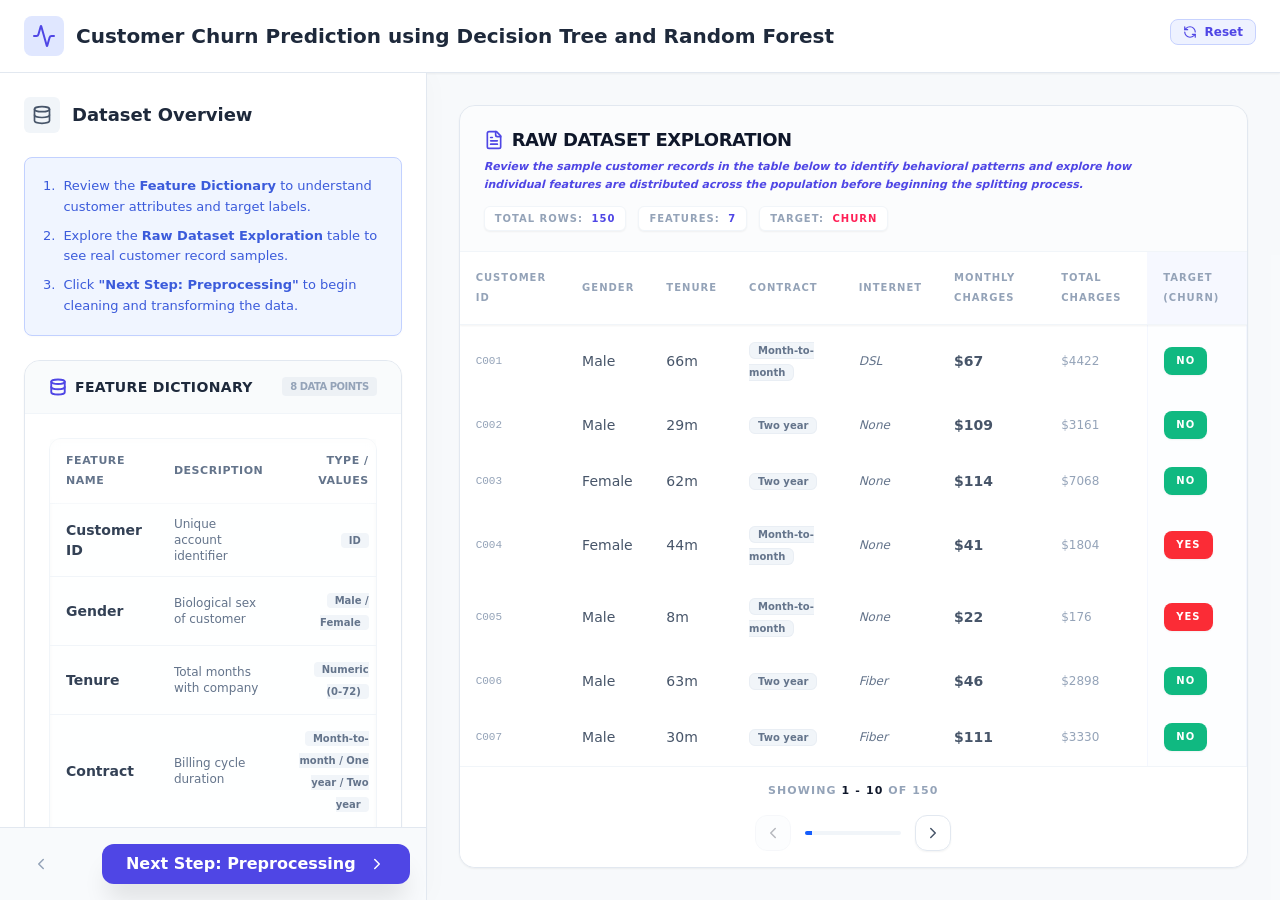
<file: simulation/index.html>
<!doctype html>
<html lang="en">
  <head>
    <meta charset="UTF-8" />
    <meta name="viewport" content="width=device-width, initial-scale=1.0" />
    <title>Exp-11</title>
    <script type="module" crossorigin src="js/index-D_oT7nop.js"></script>
    <link rel="stylesheet" crossorigin href="css/index-BN4GDqSn.css">
  </head>
  <body>
    <div id="root"></div>
  <script src="../assets/js/iframeResize.js"></script>
        
        </body>
</html>
</file>
<file: simulation/css/index-BN4GDqSn.css>
.p-1\.5{padding:.375rem}.text-left{text-align:left}.rounded-tl-lg{border-top-left-radius:.5rem}.rounded-tr-lg{border-top-right-radius:.5rem}.border-slate-100{border-color:#f1f5f9}.hover\:bg-slate-50:hover{background-color:#f8fafc}.border{border-width:1px}.hover\:border-indigo-300:hover{border-color:#a5b4fc}.w-5{width:1.25rem}.h-5{height:1.25rem}.border-indigo-600{border-color:#4f46e5}.text-indigo-900{color:#312e81}.bg-amber-50{background-color:#fffbeb}.border-amber-200{border-color:#fde68a}.text-amber-800{color:#92400e}.mx-auto{margin-left:auto;margin-right:auto}.text-indigo-400{color:#818cf8}.opacity-50{opacity:.5}.custom-scrollbar::-webkit-scrollbar{width:5px}.custom-scrollbar::-webkit-scrollbar-track{background:transparent}.custom-scrollbar::-webkit-scrollbar-thumb{background:#cbd5e1;border-radius:10px}.custom-scrollbar::-webkit-scrollbar-thumb:hover{background:#94a3b8}.mb-8{margin-bottom:2rem}.mb-3{margin-bottom:.75rem}input[type=range].appearance-none::-webkit-slider-thumb{-webkit-appearance:none;-moz-appearance:none;appearance:none;width:20px;height:20px;background:#6366f1;cursor:pointer;border-radius:50%;border:3px solid white;box-shadow:0 4px 6px -1px #0000001a,0 2px 4px -2px #0000001a;transition:all .2s}input[type=range].appearance-none::-moz-range-thumb{width:20px;height:20px;background:#6366f1;cursor:pointer;border-radius:50%;border:3px solid white;box-shadow:0 4px 6px -1px #0000001a,0 2px 4px -2px #0000001a;transition:all .2s}input[type=range].appearance-none:hover::-webkit-slider-thumb{transform:scale(1.1);background:#4f46e5}input[type=range].appearance-none:hover::-moz-range-thumb{transform:scale(1.1);background:#4f46e5}.w-3{width:.75rem}.h-3{height:.75rem}.bg-emerald-400{background-color:#34d399}.w-64{width:16rem}.pointer-events-none{pointer-events:none}.text-3xl{font-size:1.875rem;line-height:2.25rem}.mt-8{margin-top:2rem}.text-indigo-800{color:#1e3a8a}.text-indigo-500{color:#6366f1}.border-emerald-100{border-color:#d1fae5}.text-emerald-500{color:#10b981}.tree-line-animate{stroke-dasharray:100;stroke-dashoffset:100;animation:dash 1s linear forwards}@keyframes dash{to{stroke-dashoffset:0}}.no-scrollbar::-webkit-scrollbar{display:none}.no-scrollbar{-ms-overflow-style:none;scrollbar-width:none}input[type=range].accent-indigo-600::-webkit-slider-runnable-track{height:.5rem;border-radius:999px}input[type=range].accent-emerald-500::-webkit-slider-runnable-track{height:.375rem;border-radius:999px}.focus\:ring-indigo-500:focus{--tw-ring-color: rgb(99 102 241)}.focus\:border-indigo-500:focus{border-color:#6366f1}.block{display:block}.p-2\.5{padding:.625rem}.max-w-xl{max-width:36rem}.items-end{align-items:flex-end}.h-32{height:8rem}.border-l{border-left-width:1px}.border-slate-300{border-color:#cbd5e1}.rounded-t-sm{border-top-left-radius:.125rem;border-top-right-radius:.125rem}.mt-2{margin-top:.5rem}.text-2xl{font-size:1.5rem;line-height:2rem}.objectives-card{background-color:#fffbeb;border:1px solid rgb(254 243 199);border-left:4px solid rgb(245 158 11);border-radius:.75rem;padding:1rem}.card-title{font-weight:700;display:flex;align-items:center;gap:.5rem;font-size:.875rem;margin-bottom:.75rem}.objectives-list{display:flex;flex-direction:column;gap:.625rem;font-size:.8125rem;color:#92400e}.objective-item{display:flex;gap:.5rem}.explanation-card{background-color:#eef2ff80;border:1px solid rgb(224 231 255);border-radius:.75rem;padding:1rem}.explanation-text{font-size:.75rem;color:#4338cacc;line-height:1.5}.train-execution-card{background-color:#fff;border:1px solid rgb(226 232 240);border-radius:1rem;padding:1.5rem;display:flex;flex-direction:column;align-items:center;text-align:center;gap:1rem;box-shadow:0 1px 2px #0000000d}.icon-container{padding:1rem;border-radius:1rem}.icon-container.pending{background-color:#eef2ff;color:#4f46e5;box-shadow:inset 0 2px 4px #0000000f}.icon-container.success{background-color:#ecfdf5;color:#059669}.card-heading{font-weight:700;color:#1e293b;font-size:1.125rem}.card-subheading{font-size:.75rem;color:#64748b;max-width:240px;line-height:1.5}.train-button{width:100%;padding:.875rem 1rem;border-radius:.75rem;font-weight:700;display:flex;align-items:center;justify-content:center;gap:.5rem;transition:all .2s;cursor:pointer;border:none}.train-button.ready{background-color:#4f46e5;color:#fff;box-shadow:0 4px 6px -1px #4f46e51a,0 2px 4px -2px #4f46e51a}.train-button.ready:hover{background-color:#4338ca;transform:translateY(-1px)}.train-button.training{background-color:#e0e7ff;color:#818cf8;cursor:wait}.train-button.trained{background-color:#d1fae5;color:#047857;cursor:not-allowed}.success-feedback{background-color:#ecfdf5;border:1px solid rgb(167 243 208);border-radius:.75rem;padding:1rem;display:flex;gap:.75rem;box-shadow:0 1px 2px #0000000d}.feedback-text{font-size:.8125rem;color:#065f46}.pending-state-container{height:100%;display:flex;flex-direction:column;align-items:center;justify-content:center;background-color:#fff;border-radius:1rem;border:1px solid rgb(226 232 240);padding:2rem;text-align:center;position:relative;overflow:hidden}.background-icon{position:absolute;top:0;right:0;bottom:0;left:0;display:flex;align-items:center;justify-content:center;opacity:.03;pointer-events:none}.icon-pulse-box{background-color:#f8fafc;padding:2rem;border-radius:9999px;color:#cbd5e1;margin:0 auto 1.5rem;border:2px dashed rgb(226 232 240);width:fit-content;animation:pulse-animation 2s infinite}@keyframes pulse-animation{0%{transform:scale(1);opacity:1}50%{transform:scale(1.05);opacity:.7}to{transform:scale(1);opacity:1}}.main-heading{font-size:1.5rem;font-weight:700;color:#1e293b;margin-bottom:.75rem}.sub-heading{font-size:.875rem;color:#64748b;line-height:1.6}.training-state-container{height:100%;display:flex;flex-direction:column;align-items:center;justify-content:center;background-color:#4f46e50d;border-radius:1rem;border:2px dashed rgb(199 210 254);padding:2rem}.stage-wrapper{max-width:28rem;width:100%}.header-section{display:flex;flex-direction:column;align-items:center;gap:1.5rem;margin-bottom:3rem}.main-icon-container{position:relative}.main-icon{width:6rem;height:6rem;border-radius:1.5rem;background-color:#4f46e5;color:#fff;display:flex;align-items:center;justify-content:center;box-shadow:0 25px 50px -12px #4f46e540;animation:bounce-animation 1s infinite}@keyframes bounce-animation{0%,to{transform:translateY(-25%);animation-timing-function:cubic-bezier(.8,0,1,1)}50%{transform:translateY(0);animation-timing-function:cubic-bezier(0,0,.2,1)}}.badge{position:absolute;top:-.5rem;right:-.5rem;width:2rem;height:2rem;border-radius:9999px;background-color:#10b981;border:4px solid white;display:flex;align-items:center;justify-content:center}.badge .dot{width:.5rem;height:.5rem;border-radius:9999px;background-color:#fff}.training-title{font-size:1.25rem;font-weight:700;color:#312e81;text-align:center}.training-subtitle{font-size:.875rem;color:#4f46e599;margin-top:.25rem;text-align:center}.stages-list{display:flex;flex-direction:column;gap:1rem}.stage-item{display:flex;align-items:center;gap:1rem;padding:1rem;border-radius:.75rem;transition:all .5s}.stage-item.pending{opacity:.4}.stage-item.active{background-color:#fff;box-shadow:0 10px 15px -3px #0000001a;transform:scale(1.02);border:1px solid rgb(224 231 255)}.stage-icon{padding:.5rem;border-radius:.5rem;display:flex;align-items:center;justify-content:center}.stage-item.active .stage-icon{background-color:#4f46e5;color:#fff}.stage-item.completed .stage-icon{background-color:#d1fae5;color:#059669}.stage-item.pending .stage-icon{background-color:#f1f5f9;color:#94a3b8}.stage-label{font-weight:700;font-size:.875rem}.stage-item.active .stage-label{color:#312e81}.stage-item.completed .stage-label{color:#1e293b}.stage-item.pending .stage-label{color:#64748b}.dots-loader{margin-left:auto;display:flex;gap:.25rem}.loader-dot{width:.375rem;height:.375rem;border-radius:9999px;background-color:#4f46e5;animation:dot-bounce 1s infinite}.loader-dot:nth-child(2){animation-delay:.2s}.loader-dot:nth-child(3){animation-delay:.4s}@keyframes dot-bounce{0%,to{transform:translateY(0)}50%{transform:translateY(-.25rem)}}.trained-state-container{height:100%;display:flex;flex-direction:column;background-color:#f8fafc80;border-radius:1rem;border:1px solid rgb(226 232 240);overflow:hidden}.panel-header{padding:1rem 1.5rem;background-color:#fff;border-bottom:1px solid rgb(226 232 240);display:flex;align-items:center;justify-content:space-between}.title-group{display:flex;align-items:center;gap:.75rem}.title-icon{background-color:#4f46e5;padding:.375rem;border-radius:.5rem;color:#fff}.panel-title{font-weight:700;color:#1e293b;font-size:1rem}.panel-subtitle{font-size:.625rem;color:#64748b;text-transform:uppercase;letter-spacing:-.025em}.legend-pills{display:flex;align-items:center;gap:1rem;padding:.5rem .75rem;background-color:#f8fafc;border-radius:.75rem;border:1px solid rgb(241 245 249)}.legend-label{font-size:.75rem;font-weight:600;color:#64748b;margin-right:-.25rem}.legend-pill{display:flex;align-items:center;gap:.5rem;padding:0 .5rem}.legend-pill.stay{border-right:1px solid rgb(226 232 240)}.pill-dot{width:.75rem;height:.75rem;border-radius:9999px;box-shadow:0 1px 2px #0000000d}.stay .pill-dot{background-color:#10b981}.churn .pill-dot{background-color:#ef4444}.pill-text{font-size:.625rem;font-weight:700;color:#475569;text-transform:uppercase}.panel-content{flex:1;padding:1.5rem;overflow:auto;display:flex;flex-direction:column;gap:1.5rem}@media(min-width:1024px){.panel-content{flex-direction:row}}.tree-area{flex:1;background-color:#fff;border:1px solid rgb(226 232 240);border-radius:1rem;padding:2rem;display:flex;flex-direction:column;align-items:center;box-shadow:0 1px 2px #0000000d;position:relative;overflow:auto;min-height:500px}.info-overlay{position:absolute;top:1rem;right:1rem;text-align:center}.purity-card{background-color:#eef2ff;border:1px solid rgb(224 231 255);padding:.75rem;border-radius:.75rem;box-shadow:0 1px 2px #0000000d;max-width:160px;pointer-events:none}.card-label{font-size:.625rem;font-weight:700;color:#4338ca;margin-bottom:.25rem}.progress-bar{width:100%;background-color:#e2e8f0;height:.375rem;border-radius:9999px;overflow:hidden;display:flex}.progress-fill{background-color:#10b981;height:100%}.card-hint{font-size:.5625rem;color:#6366f1;margin-top:.25rem}.tree-nodes-container{display:flex;flex-direction:column;align-items:center;width:100%;max-width:56rem;gap:3rem;padding-top:1rem}.node-label,.node-type,.leaf-type{font-size:.625rem;font-weight:700;margin-bottom:.5rem;text-transform:uppercase;letter-spacing:.1em}.node-label{background-color:#eef2ff;color:#4f46e5;padding:.125rem .5rem;border-radius:9999px;border:1px solid rgb(224 231 255)}.node-type{color:#94a3b8}.leaf-type{color:#cbd5e1}.node-box{background-color:#fff;border:2px solid;border-radius:1rem;padding:1rem;text-align:center;width:16rem;z-index:10;transition:all .3s}.node-box:hover{transform:scale(1.05)}.root-box{border-color:#c7d2fe;box-shadow:0 20px 25px -5px #0000001a}.root-box:hover{border-color:#818cf8}.node-condition{font-weight:700;color:#312e81;border-bottom:1px solid rgb(238 242 255);padding-bottom:.5rem;margin-bottom:.5rem;font-size:.75rem;text-transform:uppercase}.node-stats{font-size:.625rem;color:#475569;display:flex;flex-direction:column;gap:.25rem;font-family:monospace}.stat-row{display:flex;justify-content:space-between}.highlight{color:#4f46e5}.bold{font-weight:700}.emerald{color:#059669}.red{color:#dc2626}.tree-level{display:flex;align-items:flex-start;justify-content:space-between;width:100%;position:relative}.tree-level.root{justify-content:center}.internal-node-group{display:flex;flex-direction:column;align-items:center;width:42%}.internal-box-churn{background-color:#fef2f2;border-color:#fecaca}.internal-box-stay{background-color:#ecfdf5;border-color:#a7f3d0}.underline-red{border-color:#fee2e2}.underline-emerald{border-color:#d1fae5}.tree-level.leaves{gap:1rem}.leaf-node-container{flex:1;display:flex;flex-direction:column;align-items:center}.leaf-box{border:2px solid;border-radius:.75rem;padding:.75rem;text-align:center;width:100%;box-shadow:0 4px 6px -1px #0000001a}.leaf-box.churn{background-color:#fef2f2;border-color:#fecaca}.leaf-box.stay{background-color:#ecfdf5;border-color:#a7f3d0}.leaf-stats{font-size:.625rem;color:#334155;display:flex;flex-direction:column;gap:.25rem;font-family:monospace}.red-text{color:#b91c1c}.emerald-text{color:#065f46}.connectors{position:absolute;top:100%;width:100%;display:flex;justify-content:center;height:3rem;pointer-events:none}.main-v-line{width:2px;height:100%;border-left:2px dashed rgb(226 232 240)}.fork-h-line{position:absolute;top:0;width:84%;height:2px;border-top:2px dashed rgb(226 232 240);border-radius:1.5rem 1.5rem 0 0}.fork-h-line.small{width:60%}.sidebar-area{display:flex;flex-direction:column;gap:1.5rem}@media(min-width:1024px){.sidebar-area{width:18rem;flex-shrink:0}}.summary-card,.importance-card{background-color:#fff;border:1px solid rgb(226 232 240);border-radius:1rem;padding:1.25rem;box-shadow:0 1px 2px #0000000d}.sidebar-card-title{display:flex;align-items:center;gap:.5rem;font-weight:700;color:#1e293b;font-size:.875rem;margin-bottom:1rem}.sidebar-card-title.inverted{color:#f1f5f9}.importance-card{background-color:#0f172a;color:#fff;border:none;box-shadow:0 20px 25px -5px #0000001a}.stats-list{display:flex;flex-direction:column}.stat-item{display:flex;justify-content:space-between;align-items:center;padding:.5rem 0}.stat-item.border-thin{border-bottom:1px solid rgb(248 250 252)}.stat-label{font-size:.75rem;color:#64748b}.stat-value{font-weight:700;font-family:monospace}.stat-value.indigo{color:#4f46e5}.stat-value.dark{color:#1e293b}.stat-visualization{display:flex;flex-direction:column;align-items:flex-end}.stat-percentage{font-weight:700}.stat-percentage.emerald{color:#10b981}.accuracy-bar-bg{width:6rem;background-color:#f1f5f9;height:.375rem;border-radius:9999px;margin-top:.25rem;overflow:hidden}.accuracy-bar-fill{background-color:#10b981;height:100%}.importance-list{display:flex;flex-direction:column;gap:1.25rem;margin-top:.5rem}.importance-item{display:flex;flex-direction:column;gap:.375rem}.item-labels{display:flex;justify-content:space-between;font-size:.6875rem}.item-name{color:#94a3b8;font-weight:500}.item-value{color:#fff;font-weight:700;font-family:monospace}.item-bar-bg{width:100%;background-color:#ffffff1a;height:.375rem;border-radius:9999px;overflow:hidden}.item-bar-fill{height:100%}.indigo-bar{background-color:#818cf8}.emerald-bar{background-color:#34d399}.orange-bar{background-color:#fb923c}.pink-bar{background-color:#f472b6}.importance-footer{margin-top:1.5rem;font-size:.625rem;color:#64748b;padding:.5rem;background-color:#ffffff0d;border-radius:.5rem;font-style:italic}.animate-spin{animation:spin 1s linear infinite}@keyframes spin{0%{transform:rotate(0)}to{transform:rotate(360deg)}}.animate-ping{animation:ping 1s cubic-bezier(0,0,.2,1) infinite}@keyframes ping{75%,to{transform:scale(2);opacity:0}}.line-clamp-1{overflow:hidden;display:-webkit-box;-webkit-box-orient:vertical;-webkit-line-clamp:1}.pt-2{padding-top:.5rem}.space-y-5>*+*{margin-top:1.25rem}.space-y-2>*+*{margin-top:.5rem}.font-normal{font-weight:400}.appearance-none{-webkit-appearance:none;-moz-appearance:none;appearance:none}.cursor-pointer{cursor:pointer}.accent-indigo-600{accent-color:rgb(79 70 229)}.inset-0{top:0;right:0;bottom:0;left:0}.flex-wrap{flex-wrap:wrap}.content-start{align-content:flex-start}.opacity-20{opacity:.2}.h-8{height:2rem}.bg-emerald-500{background-color:#10b981}.bg-white\/90{background-color:#ffffffe6}.backdrop-blur-sm{-webkit-backdrop-filter:blur(4px);backdrop-filter:blur(4px)}.shadow-xl{box-shadow:0 20px 25px -5px #0000001a}.w-24{width:6rem}.h-24{height:6rem}.-bottom-2{bottom:-.5rem}.-right-2{right:-.5rem}.px-3{padding-left:.75rem;padding-right:.75rem}.gap-4{gap:1rem}.pt-6{padding-top:1.5rem}.mb-1{margin-bottom:.25rem}.tip-text{font-size:16px!important;line-height:1.5!important}.max-w-xs{max-width:20rem}.py-3{padding-top:.75rem;padding-bottom:.75rem}.cursor-wait{cursor:wait}.hover\:shadow:hover{box-shadow:0 10px 15px -3px #0000001a}.text-emerald-900{color:#065f46}.text-slate-300{color:#cbd5e1}.max-w-md{max-width:28rem}.max-w-2xl{max-width:42rem}.h-64{height:16rem}.bg-indigo-50{background-color:#eef2ff}.border-indigo-100{border-color:#dbeafe}.text-indigo-900{color:#1e3a8a}.text-indigo-700{color:#1e40af}.space-y-6>*+*{margin-top:1.5rem}.leading-relaxed{line-height:1.625}.rounded-xl{border-radius:.75rem}.p-5{padding:1.25rem}.space-y-4>*+*{margin-top:1rem}.space-y-3>*+*{margin-top:.75rem}.items-start{align-items:flex-start}.font-mono{font-family:ui-monospace,SFMono-Regular,SF Mono,Consolas,Liberation Mono,Menlo,monospace}.px-1\.5{padding-left:.375rem;padding-right:.375rem}.py-0\.5{padding-top:.125rem;padding-bottom:.125rem}.text-slate-700{color:#334155}.bg-red-100{background-color:#fee2e2}.bg-blue-50{background-color:#eff6ff}.border-blue-100{border-color:#dbeafe}.text-blue-600{color:#2563eb}.mt-0\.5{margin-top:.125rem}.text-blue-900{color:#1e3a8a}.mt-1{margin-top:.25rem}.text-blue-800{color:#1e40af}.rounded-2xl{border-radius:1rem}.overflow-auto{overflow:auto}.w-full{width:100%}.max-w-4xl{max-width:56rem}.space-y-8>*+*{margin-top:2rem}.grid{display:grid}.grid-cols-2{grid-template-columns:repeat(2,minmax(0,1fr))}.gap-6{gap:1.5rem}.text-center{text-align:center}.mb-2{margin-bottom:.5rem}.text-4xl{font-size:2.25rem;line-height:2.5rem}.border-2{border-width:2px}.border-indigo-200{border-color:#c7d2fe}.absolute{position:absolute}.top-0{top:0}.right-0{right:0}.bg-indigo-500{background-color:#6366f1}.px-2{padding-left:.5rem;padding-right:.5rem}.py-1{padding-top:.25rem;padding-bottom:.25rem}.rounded-bl-lg{border-bottom-left-radius:.5rem}.uppercase{text-transform:uppercase}.tracking-wider{letter-spacing:.05em}.gap-8{gap:2rem}.mb-4{margin-bottom:1rem}.grid-cols-3{grid-template-columns:repeat(3,minmax(0,1fr))}.gap-1{gap:.25rem}.col-span-2{grid-column:span 2 / span 2}.text-xs{font-size:.75rem;line-height:1rem}.pb-2{padding-bottom:.5rem}.col-span-1{grid-column:span 1 / span 1}.text-right{text-align:right}.pr-2{padding-right:.5rem}.grid-rows-2{grid-template-rows:repeat(2,minmax(0,1fr))}.bg-emerald-50{background-color:#ecfdf5}.border-emerald-200{border-color:#a7f3d0}.rounded{border-radius:.25rem}.justify-center{justify-content:center}.p-3{padding:.75rem}.h-20{height:5rem}.font-bold{font-weight:700}.text-\[10px\]{font-size:10px}.text-emerald-600{color:#059669}.bg-red-50{background-color:#fef2f2}.border-red-200{border-color:#fecaca}.text-red-700{color:#b91c1c}.text-red-600{color:#dc2626}.bg-emerald-100{background-color:#d1fae5}.border-emerald-300{border-color:#86efac}.text-emerald-800{color:#065f46}.text-emerald-700{color:#047857}.flex{display:flex}.flex-col{flex-direction:column}.h-screen{height:100vh}.text-slate-900{color:#0f172a}.font-sans{font-family:ui-sans-serif,system-ui,-apple-system,BlinkMacSystemFont,Segoe UI,Roboto,Helvetica Neue,Arial,Noto Sans,sans-serif,"Apple Color Emoji","Segoe UI Emoji",Segoe UI Symbol,"Noto Color Emoji"}.overflow-hidden{overflow:hidden}.bg-white{background-color:#fff}.border-b{border-bottom-width:1px}.border-slate-200{border-color:#e2e8f0}.px-6{padding-left:1.5rem;padding-right:1.5rem}.py-4{padding-top:1rem;padding-bottom:1rem}.shrink-0{flex-shrink:0}.shadow-sm{box-shadow:0 1px 2px #0000000d}.z-10{z-index:10}.gap-3{gap:.75rem}.bg-indigo-100{background-color:#e0e7ff}.text-indigo-600{color:#4f46e5}.text-xl{font-size:1.25rem;line-height:1.75rem}.font-semibold{font-weight:600}.text-slate-800{color:#1e293b}.leading-tight{line-height:1.25}.text-sm{font-size:.875rem;line-height:1.25rem}.text-slate-500{color:#64748b}.gap-2{gap:.5rem}.h-2{height:.5rem}.rounded-full{border-radius:9999px}.transition-all{transition-property:all;transition-timing-function:cubic-bezier(.4,0,.2,1);transition-duration:.15s}.duration-300{transition-duration:.3s}.w-8{width:2rem}.w-4{width:1rem}.bg-indigo-300{background-color:#a5b4fc}.bg-slate-200{background-color:#e2e8f0}.ml-3{margin-left:.75rem}.flex-1{flex:1 1 0%}.w-1\/3{width:33.333333%}.min-w-\[350px\]{min-width:350px}.max-w-\[450px\]{max-width:450px}.border-r{border-right-width:1px}.shadow-\[4px_0_24px_rgba\(0\,0\,0\,0\.02\)\]{box-shadow:4px 0 24px #00000005}.p-6{padding:1.5rem}.p-2{padding:.5rem}.rounded-md{border-radius:.375rem}.text-lg{font-size:1.125rem;line-height:1.75rem}.mb-6{margin-bottom:1.5rem}.p-4{padding:1rem}.border-t{border-top-width:1px}.bg-slate-50{background-color:#f8fafc}.justify-between{justify-content:space-between}.items-center{align-items:center}.px-4{padding-left:1rem;padding-right:1rem}.py-2{padding-top:.5rem;padding-bottom:.5rem}.rounded-lg{border-radius:.5rem}.font-medium{font-weight:500}.transition-colors{transition-property:color,background-color,border-color,text-decoration-color,fill,stroke;transition-timing-function:cubic-bezier(.4,0,.2,1);transition-duration:.15s}.text-slate-400{color:#94a3b8}.cursor-not-allowed{cursor:not-allowed}.text-slate-600{color:#475569}.hover\:bg-slate-200:hover{background-color:#e2e8f0}.hover\:text-slate-900:hover{color:#0f172a}.px-5{padding-left:1.25rem;padding-right:1.25rem}.text-white{color:#fff}.bg-indigo-600{background-color:#4f46e5}.hover\:bg-indigo-700:hover{background-color:#4338ca}.bg-slate-100{background-color:#f1f5f9}.bg-slate-50\/50{background-color:#f8fafc80}.relative{position:relative}.p-8{padding:2rem}.overflow-y-auto{overflow-y:auto}.h-full{height:100%}.execution-steps-box{background-color:#f0f5ff!important;border:1px solid #c2d1ff!important;border-radius:8px!important;padding:18px!important;margin-top:20px!important;box-shadow:0 1px 3px #00000005!important}.execution-step-item{display:flex!important;align-items:flex-start!important;gap:8px!important;color:#3b5bdb!important;font-size:13px!important;font-weight:500!important;line-height:1.6!important;margin-bottom:8px!important}.execution-step-item:last-child{margin-bottom:0!important}/*! tailwindcss v4.2.1 | MIT License | https://tailwindcss.com */@layer properties{@supports (((-webkit-hyphens:none)) and (not (margin-trim:inline))) or ((-moz-orient:inline) and (not (color:rgb(from red r g b)))){*,:before,:after,::backdrop{--tw-border-spacing-x:0;--tw-border-spacing-y:0;--tw-translate-x:0;--tw-translate-y:0;--tw-translate-z:0;--tw-scale-x:1;--tw-scale-y:1;--tw-scale-z:1;--tw-rotate-x:initial;--tw-rotate-y:initial;--tw-rotate-z:initial;--tw-skew-x:initial;--tw-skew-y:initial;--tw-space-y-reverse:0;--tw-divide-y-reverse:0;--tw-border-style:solid;--tw-gradient-position:initial;--tw-gradient-from:#0000;--tw-gradient-via:#0000;--tw-gradient-to:#0000;--tw-gradient-stops:initial;--tw-gradient-via-stops:initial;--tw-gradient-from-position:0%;--tw-gradient-via-position:50%;--tw-gradient-to-position:100%;--tw-leading:initial;--tw-font-weight:initial;--tw-tracking:initial;--tw-ordinal:initial;--tw-slashed-zero:initial;--tw-numeric-figure:initial;--tw-numeric-spacing:initial;--tw-numeric-fraction:initial;--tw-shadow:0 0 #0000;--tw-shadow-color:initial;--tw-shadow-alpha:100%;--tw-inset-shadow:0 0 #0000;--tw-inset-shadow-color:initial;--tw-inset-shadow-alpha:100%;--tw-ring-color:initial;--tw-ring-shadow:0 0 #0000;--tw-inset-ring-color:initial;--tw-inset-ring-shadow:0 0 #0000;--tw-ring-inset:initial;--tw-ring-offset-width:0px;--tw-ring-offset-color:#fff;--tw-ring-offset-shadow:0 0 #0000;--tw-blur:initial;--tw-brightness:initial;--tw-contrast:initial;--tw-grayscale:initial;--tw-hue-rotate:initial;--tw-invert:initial;--tw-opacity:initial;--tw-saturate:initial;--tw-sepia:initial;--tw-drop-shadow:initial;--tw-drop-shadow-color:initial;--tw-drop-shadow-alpha:100%;--tw-drop-shadow-size:initial;--tw-backdrop-blur:initial;--tw-backdrop-brightness:initial;--tw-backdrop-contrast:initial;--tw-backdrop-grayscale:initial;--tw-backdrop-hue-rotate:initial;--tw-backdrop-invert:initial;--tw-backdrop-opacity:initial;--tw-backdrop-saturate:initial;--tw-backdrop-sepia:initial;--tw-duration:initial}}}@layer theme{:root,:host{--font-sans:ui-sans-serif, system-ui, sans-serif, "Apple Color Emoji", "Segoe UI Emoji", "Segoe UI Symbol", "Noto Color Emoji";--font-mono:ui-monospace, SFMono-Regular, Menlo, Monaco, Consolas, "Liberation Mono", "Courier New", monospace;--color-red-50:oklch(97.1% .013 17.38);--color-red-100:oklch(93.6% .032 17.717);--color-red-300:oklch(80.8% .114 19.571);--color-red-400:oklch(70.4% .191 22.216);--color-red-500:oklch(63.7% .237 25.331);--color-red-600:oklch(57.7% .245 27.325);--color-red-700:oklch(50.5% .213 27.518);--color-orange-400:oklch(75% .183 55.934);--color-orange-500:oklch(70.5% .213 47.604);--color-orange-600:oklch(64.6% .222 41.116);--color-orange-900:oklch(40.8% .123 38.172);--color-amber-50:oklch(98.7% .022 95.277);--color-amber-100:oklch(96.2% .059 95.617);--color-amber-200:oklch(92.4% .12 95.746);--color-amber-600:oklch(66.6% .179 58.318);--color-yellow-400:oklch(85.2% .199 91.936);--color-green-500:oklch(72.3% .219 149.579);--color-emerald-50:oklch(97.9% .021 166.113);--color-emerald-100:oklch(95% .052 163.051);--color-emerald-200:oklch(90.5% .093 164.15);--color-emerald-300:oklch(84.5% .143 164.978);--color-emerald-400:oklch(76.5% .177 163.223);--color-emerald-500:oklch(69.6% .17 162.48);--color-emerald-600:oklch(59.6% .145 163.225);--color-emerald-700:oklch(50.8% .118 165.612);--color-emerald-800:oklch(43.2% .095 166.913);--color-emerald-900:oklch(37.8% .077 168.94);--color-emerald-950:oklch(26.2% .051 172.552);--color-teal-600:oklch(60% .118 184.704);--color-blue-50:oklch(97% .014 254.604);--color-blue-100:oklch(93.2% .032 255.585);--color-blue-200:oklch(88.2% .059 254.128);--color-blue-600:oklch(54.6% .245 262.881);--color-blue-700:oklch(48.8% .243 264.376);--color-blue-800:oklch(42.4% .199 265.638);--color-blue-900:oklch(37.9% .146 265.522);--color-indigo-50:oklch(96.2% .018 272.314);--color-indigo-100:oklch(93% .034 272.788);--color-indigo-200:oklch(87% .065 274.039);--color-indigo-300:oklch(78.5% .115 274.713);--color-indigo-400:oklch(67.3% .182 276.935);--color-indigo-500:oklch(58.5% .233 277.117);--color-indigo-600:oklch(51.1% .262 276.966);--color-indigo-700:oklch(45.7% .24 277.023);--color-indigo-800:oklch(39.8% .195 277.366);--color-indigo-900:oklch(35.9% .144 278.697);--color-purple-50:oklch(97.7% .014 308.299);--color-purple-100:oklch(94.6% .033 307.174);--color-purple-200:oklch(90.2% .063 306.703);--color-purple-600:oklch(55.8% .288 302.321);--color-purple-700:oklch(49.6% .265 301.924);--color-purple-800:oklch(43.8% .218 303.724);--color-purple-900:oklch(38.1% .176 304.987);--color-rose-50:oklch(96.9% .015 12.422);--color-rose-200:oklch(89.2% .058 10.001);--color-rose-500:oklch(64.5% .246 16.439);--color-rose-600:oklch(58.6% .253 17.585);--color-rose-700:oklch(51.4% .222 16.935);--color-rose-800:oklch(45.5% .188 13.697);--color-slate-50:oklch(98.4% .003 247.858);--color-slate-100:oklch(96.8% .007 247.896);--color-slate-200:oklch(92.9% .013 255.508);--color-slate-300:oklch(86.9% .022 252.894);--color-slate-400:oklch(70.4% .04 256.788);--color-slate-500:oklch(55.4% .046 257.417);--color-slate-600:oklch(44.6% .043 257.281);--color-slate-700:oklch(37.2% .044 257.287);--color-slate-800:oklch(27.9% .041 260.031);--color-slate-900:oklch(20.8% .042 265.755);--color-white:#fff;--spacing:.25rem;--container-md:28rem;--container-xl:36rem;--container-2xl:42rem;--container-4xl:56rem;--text-xs:.75rem;--text-xs--line-height:calc(1 / .75);--text-sm:.875rem;--text-sm--line-height:calc(1.25 / .875);--text-base:1rem;--text-base--line-height: 1.5 ;--text-lg:1.125rem;--text-lg--line-height:calc(1.75 / 1.125);--text-xl:1.25rem;--text-xl--line-height:calc(1.75 / 1.25);--text-2xl:1.5rem;--text-2xl--line-height:calc(2 / 1.5);--text-3xl:1.875rem;--text-3xl--line-height: 1.2 ;--text-4xl:2.25rem;--text-4xl--line-height:calc(2.5 / 2.25);--text-5xl:3rem;--text-5xl--line-height:1;--font-weight-medium:500;--font-weight-semibold:600;--font-weight-bold:700;--font-weight-extrabold:800;--font-weight-black:900;--tracking-tighter:-.05em;--tracking-tight:-.025em;--tracking-wide:.025em;--tracking-wider:.05em;--tracking-widest:.1em;--leading-tight:1.25;--leading-snug:1.375;--leading-relaxed:1.625;--radius-md:.375rem;--radius-lg:.5rem;--radius-xl:.75rem;--radius-2xl:1rem;--radius-3xl:1.5rem;--animate-spin:spin 1s linear infinite;--animate-ping:ping 1s cubic-bezier(0, 0, .2, 1) infinite;--animate-pulse:pulse 2s cubic-bezier(.4, 0, .6, 1) infinite;--animate-bounce:bounce 1s infinite;--blur-sm:8px;--blur-md:12px;--default-transition-duration:.15s;--default-transition-timing-function:cubic-bezier(.4, 0, .2, 1);--default-font-family:var(--font-sans);--default-mono-font-family:var(--font-mono)}}@layer base{*,:after,:before,::backdrop{box-sizing:border-box;border:0 solid;margin:0;padding:0}::file-selector-button{box-sizing:border-box;border:0 solid;margin:0;padding:0}html,:host{-webkit-text-size-adjust:100%;-moz-tab-size:4;tab-size:4;line-height:1.5;font-family:var(--default-font-family,ui-sans-serif, system-ui, sans-serif, "Apple Color Emoji", "Segoe UI Emoji", "Segoe UI Symbol", "Noto Color Emoji");font-feature-settings:var(--default-font-feature-settings,normal);font-variation-settings:var(--default-font-variation-settings,normal);-webkit-tap-highlight-color:transparent}hr{height:0;color:inherit;border-top-width:1px}abbr:where([title]){-webkit-text-decoration:underline dotted;text-decoration:underline dotted}h1,h2,h3,h4,h5,h6{font-size:inherit;font-weight:inherit}a{color:inherit;-webkit-text-decoration:inherit;text-decoration:inherit}b,strong{font-weight:bolder}code,kbd,samp,pre{font-family:var(--default-mono-font-family,ui-monospace, SFMono-Regular, Menlo, Monaco, Consolas, "Liberation Mono", "Courier New", monospace);font-feature-settings:var(--default-mono-font-feature-settings,normal);font-variation-settings:var(--default-mono-font-variation-settings,normal);font-size:1em}small{font-size:80%}sub,sup{vertical-align:baseline;font-size:75%;line-height:0;position:relative}sub{bottom:-.25em}sup{top:-.5em}table{text-indent:0;border-color:inherit;border-collapse:collapse}:-moz-focusring{outline:auto}progress{vertical-align:baseline}summary{display:list-item}ol,ul,menu{list-style:none}img,svg,video,canvas,audio,iframe,embed,object{vertical-align:middle;display:block}img,video{max-width:100%;height:auto}button,input,select,optgroup,textarea{font:inherit;font-feature-settings:inherit;font-variation-settings:inherit;letter-spacing:inherit;color:inherit;opacity:1;background-color:#0000;border-radius:0}::file-selector-button{font:inherit;font-feature-settings:inherit;font-variation-settings:inherit;letter-spacing:inherit;color:inherit;opacity:1;background-color:#0000;border-radius:0}:where(select:is([multiple],[size])) optgroup{font-weight:bolder}:where(select:is([multiple],[size])) optgroup option{padding-inline-start:20px}::file-selector-button{margin-inline-end:4px}::placeholder{opacity:1}@supports (not ((-webkit-appearance:-apple-pay-button))) or (contain-intrinsic-size:1px){::placeholder{color:currentColor}@supports (color:color-mix(in lab,red,red)){::placeholder{color:color-mix(in oklab,currentcolor 50%,transparent)}}}textarea{resize:vertical}::-webkit-search-decoration{-webkit-appearance:none}::-webkit-date-and-time-value{min-height:1lh;text-align:inherit}::-webkit-datetime-edit{display:inline-flex}::-webkit-datetime-edit-fields-wrapper{padding:0}::-webkit-datetime-edit{padding-block:0}::-webkit-datetime-edit-year-field{padding-block:0}::-webkit-datetime-edit-month-field{padding-block:0}::-webkit-datetime-edit-day-field{padding-block:0}::-webkit-datetime-edit-hour-field{padding-block:0}::-webkit-datetime-edit-minute-field{padding-block:0}::-webkit-datetime-edit-second-field{padding-block:0}::-webkit-datetime-edit-millisecond-field{padding-block:0}::-webkit-datetime-edit-meridiem-field{padding-block:0}::-webkit-calendar-picker-indicator{line-height:1}:-moz-ui-invalid{box-shadow:none}button,input:where([type=button],[type=reset],[type=submit]){-webkit-appearance:button;-moz-appearance:button;appearance:button}::file-selector-button{-webkit-appearance:button;-moz-appearance:button;appearance:button}::-webkit-inner-spin-button{height:auto}::-webkit-outer-spin-button{height:auto}[hidden]:where(:not([hidden=until-found])){display:none!important}}@layer components;@layer utilities{.pointer-events-none{pointer-events:none}.absolute{position:absolute}.relative{position:relative}.sticky{position:sticky}.inset-0{inset:calc(var(--spacing) * 0)}.start{inset-inline-start:var(--spacing)}.-top-0\.5{top:calc(var(--spacing) * -.5)}.-top-10{top:calc(var(--spacing) * -10)}.-top-20{top:calc(var(--spacing) * -20)}.top-0{top:calc(var(--spacing) * 0)}.top-1\/2{top:50%}.top-4{top:calc(var(--spacing) * 4)}.top-\[-40px\]{top:-40px}.top-full{top:100%}.-right-20{right:calc(var(--spacing) * -20)}.right-0{right:calc(var(--spacing) * 0)}.right-4{right:calc(var(--spacing) * 4)}.right-6{right:calc(var(--spacing) * 6)}.-bottom-1{bottom:calc(var(--spacing) * -1)}.-bottom-6{bottom:calc(var(--spacing) * -6)}.-bottom-20{bottom:calc(var(--spacing) * -20)}.bottom-4{bottom:calc(var(--spacing) * 4)}.bottom-full{bottom:100%}.left-0{left:calc(var(--spacing) * 0)}.left-1\/2{left:50%}.left-1\/4{left:25%}.z-0{z-index:0}.z-10{z-index:10}.z-50{z-index:50}.order-1{order:1}.order-2{order:2}.col-span-1{grid-column:span 1/span 1}.col-span-2{grid-column:span 2/span 2}.col-span-3{grid-column:span 3/span 3}.mx-2{margin-inline:calc(var(--spacing) * 2)}.my-1{margin-block:calc(var(--spacing) * 1)}.mt-0\.5{margin-top:calc(var(--spacing) * .5)}.mt-1{margin-top:calc(var(--spacing) * 1)}.mt-1\.5{margin-top:calc(var(--spacing) * 1.5)}.mt-2{margin-top:calc(var(--spacing) * 2)}.mt-3{margin-top:calc(var(--spacing) * 3)}.mt-4{margin-top:calc(var(--spacing) * 4)}.mt-6{margin-top:calc(var(--spacing) * 6)}.mt-8{margin-top:calc(var(--spacing) * 8)}.mt-auto{margin-top:auto}.mr-1{margin-right:calc(var(--spacing) * 1)}.mb-1{margin-bottom:calc(var(--spacing) * 1)}.mb-1\.5{margin-bottom:calc(var(--spacing) * 1.5)}.mb-2{margin-bottom:calc(var(--spacing) * 2)}.mb-2\.5{margin-bottom:calc(var(--spacing) * 2.5)}.mb-3{margin-bottom:calc(var(--spacing) * 3)}.mb-4{margin-bottom:calc(var(--spacing) * 4)}.mb-5{margin-bottom:calc(var(--spacing) * 5)}.mb-6{margin-bottom:calc(var(--spacing) * 6)}.mb-8{margin-bottom:calc(var(--spacing) * 8)}.mb-10{margin-bottom:calc(var(--spacing) * 10)}.ml-1{margin-left:calc(var(--spacing) * 1)}.ml-4{margin-left:calc(var(--spacing) * 4)}.ml-auto{margin-left:auto}.block{display:block}.flex{display:flex}.grid{display:grid}.inline-block{display:inline-block}.inline-flex{display:inline-flex}.table{display:table}.h-0\.5{height:calc(var(--spacing) * .5)}.h-1{height:calc(var(--spacing) * 1)}.h-1\.5{height:calc(var(--spacing) * 1.5)}.h-2{height:calc(var(--spacing) * 2)}.h-2\.5{height:calc(var(--spacing) * 2.5)}.h-3{height:calc(var(--spacing) * 3)}.h-4{height:calc(var(--spacing) * 4)}.h-5{height:calc(var(--spacing) * 5)}.h-6{height:calc(var(--spacing) * 6)}.h-8{height:calc(var(--spacing) * 8)}.h-10{height:calc(var(--spacing) * 10)}.h-12{height:calc(var(--spacing) * 12)}.h-14{height:calc(var(--spacing) * 14)}.h-20{height:calc(var(--spacing) * 20)}.h-24{height:calc(var(--spacing) * 24)}.h-32{height:calc(var(--spacing) * 32)}.h-40{height:calc(var(--spacing) * 40)}.h-64{height:calc(var(--spacing) * 64)}.h-80{height:calc(var(--spacing) * 80)}.h-\[40px\]{height:40px}.h-fit{height:fit-content}.h-full{height:100%}.h-px{height:1px}.h-screen{height:100vh}.min-h-\[5rem\]{min-height:5rem}.min-h-\[250px\]{min-height:250px}.w-0\.5{width:calc(var(--spacing) * .5)}.w-1{width:calc(var(--spacing) * 1)}.w-1\.5{width:calc(var(--spacing) * 1.5)}.w-1\/2{width:50%}.w-1\/3{width:33.3333%}.w-2{width:calc(var(--spacing) * 2)}.w-2\.5{width:calc(var(--spacing) * 2.5)}.w-2\/3{width:66.6667%}.w-4{width:calc(var(--spacing) * 4)}.w-5{width:calc(var(--spacing) * 5)}.w-6{width:calc(var(--spacing) * 6)}.w-8{width:calc(var(--spacing) * 8)}.w-10{width:calc(var(--spacing) * 10)}.w-12{width:calc(var(--spacing) * 12)}.w-14{width:calc(var(--spacing) * 14)}.w-24{width:calc(var(--spacing) * 24)}.w-32{width:calc(var(--spacing) * 32)}.w-40{width:calc(var(--spacing) * 40)}.w-48{width:calc(var(--spacing) * 48)}.w-64{width:calc(var(--spacing) * 64)}.w-80{width:calc(var(--spacing) * 80)}.w-\[85\%\]{width:85%}.w-\[calc\(100\%-10px\)\]{width:calc(100% - 10px)}.w-full{width:100%}.w-px{width:1px}.max-w-2xl{max-width:var(--container-2xl)}.max-w-4xl{max-width:var(--container-4xl)}.max-w-\[300px\]{max-width:300px}.max-w-\[380px\]{max-width:380px}.max-w-\[450px\]{max-width:450px}.max-w-md{max-width:var(--container-md)}.max-w-xl{max-width:var(--container-xl)}.min-w-\[50px\]{min-width:50px}.min-w-\[350px\]{min-width:350px}.flex-1{flex:1}.shrink-0{flex-shrink:0}.border-separate{border-collapse:separate}.border-spacing-0{--tw-border-spacing-x:calc(var(--spacing) * 0);--tw-border-spacing-y:calc(var(--spacing) * 0);border-spacing:var(--tw-border-spacing-x) var(--tw-border-spacing-y)}.origin-right{transform-origin:100%}.origin-top{transform-origin:top}.-translate-x-1\/2{--tw-translate-x: -50% ;translate:var(--tw-translate-x) var(--tw-translate-y)}.translate-x-8{--tw-translate-x:calc(var(--spacing) * 8);translate:var(--tw-translate-x) var(--tw-translate-y)}.translate-x-12{--tw-translate-x:calc(var(--spacing) * 12);translate:var(--tw-translate-x) var(--tw-translate-y)}.-translate-y-1\/2{--tw-translate-y: -50% ;translate:var(--tw-translate-x) var(--tw-translate-y)}.-translate-y-8{--tw-translate-y:calc(var(--spacing) * -8);translate:var(--tw-translate-x) var(--tw-translate-y)}.-translate-y-12{--tw-translate-y:calc(var(--spacing) * -12);translate:var(--tw-translate-x) var(--tw-translate-y)}.translate-y-full{--tw-translate-y:100%;translate:var(--tw-translate-x) var(--tw-translate-y)}.scale-90{--tw-scale-x:90%;--tw-scale-y:90%;--tw-scale-z:90%;scale:var(--tw-scale-x) var(--tw-scale-y)}.scale-95{--tw-scale-x:95%;--tw-scale-y:95%;--tw-scale-z:95%;scale:var(--tw-scale-x) var(--tw-scale-y)}.scale-105{--tw-scale-x:105%;--tw-scale-y:105%;--tw-scale-z:105%;scale:var(--tw-scale-x) var(--tw-scale-y)}.scale-110{--tw-scale-x:110%;--tw-scale-y:110%;--tw-scale-z:110%;scale:var(--tw-scale-x) var(--tw-scale-y)}.rotate-45{rotate:45deg}.transform{transform:var(--tw-rotate-x,) var(--tw-rotate-y,) var(--tw-rotate-z,) var(--tw-skew-x,) var(--tw-skew-y,)}.animate-bounce{animation:var(--animate-bounce)}.animate-ping{animation:var(--animate-ping)}.animate-pulse{animation:var(--animate-pulse)}.animate-spin{animation:var(--animate-spin)}.cursor-default{cursor:default}.cursor-help{cursor:help}.cursor-not-allowed{cursor:not-allowed}.cursor-pointer{cursor:pointer}.cursor-wait{cursor:wait}.appearance-none{-webkit-appearance:none;-moz-appearance:none;appearance:none}.grid-cols-1{grid-template-columns:repeat(1,minmax(0,1fr))}.grid-cols-2{grid-template-columns:repeat(2,minmax(0,1fr))}.grid-cols-3{grid-template-columns:repeat(3,minmax(0,1fr))}.grid-cols-5{grid-template-columns:repeat(5,minmax(0,1fr))}.grid-rows-2{grid-template-rows:repeat(2,minmax(0,1fr))}.flex-col{flex-direction:column}.flex-wrap{flex-wrap:wrap}.items-center{align-items:center}.items-end{align-items:flex-end}.items-start{align-items:flex-start}.items-stretch{align-items:stretch}.justify-between{justify-content:space-between}.justify-center{justify-content:center}.gap-1{gap:calc(var(--spacing) * 1)}.gap-1\.5{gap:calc(var(--spacing) * 1.5)}.gap-2{gap:calc(var(--spacing) * 2)}.gap-2\.5{gap:calc(var(--spacing) * 2.5)}.gap-3{gap:calc(var(--spacing) * 3)}.gap-4{gap:calc(var(--spacing) * 4)}.gap-5{gap:calc(var(--spacing) * 5)}.gap-6{gap:calc(var(--spacing) * 6)}.gap-8{gap:calc(var(--spacing) * 8)}.gap-10{gap:calc(var(--spacing) * 10)}.gap-12{gap:calc(var(--spacing) * 12)}.gap-16{gap:calc(var(--spacing) * 16)}:where(.space-y-1>:not(:last-child)){--tw-space-y-reverse:0;margin-block-start:calc(calc(var(--spacing) * 1) * var(--tw-space-y-reverse));margin-block-end:calc(calc(var(--spacing) * 1) * calc(1 - var(--tw-space-y-reverse)))}:where(.space-y-2>:not(:last-child)){--tw-space-y-reverse:0;margin-block-start:calc(calc(var(--spacing) * 2) * var(--tw-space-y-reverse));margin-block-end:calc(calc(var(--spacing) * 2) * calc(1 - var(--tw-space-y-reverse)))}:where(.space-y-3>:not(:last-child)){--tw-space-y-reverse:0;margin-block-start:calc(calc(var(--spacing) * 3) * var(--tw-space-y-reverse));margin-block-end:calc(calc(var(--spacing) * 3) * calc(1 - var(--tw-space-y-reverse)))}:where(.space-y-4>:not(:last-child)){--tw-space-y-reverse:0;margin-block-start:calc(calc(var(--spacing) * 4) * var(--tw-space-y-reverse));margin-block-end:calc(calc(var(--spacing) * 4) * calc(1 - var(--tw-space-y-reverse)))}:where(.space-y-5>:not(:last-child)){--tw-space-y-reverse:0;margin-block-start:calc(calc(var(--spacing) * 5) * var(--tw-space-y-reverse));margin-block-end:calc(calc(var(--spacing) * 5) * calc(1 - var(--tw-space-y-reverse)))}:where(.space-y-6>:not(:last-child)){--tw-space-y-reverse:0;margin-block-start:calc(calc(var(--spacing) * 6) * var(--tw-space-y-reverse));margin-block-end:calc(calc(var(--spacing) * 6) * calc(1 - var(--tw-space-y-reverse)))}:where(.space-y-8>:not(:last-child)){--tw-space-y-reverse:0;margin-block-start:calc(calc(var(--spacing) * 8) * var(--tw-space-y-reverse));margin-block-end:calc(calc(var(--spacing) * 8) * calc(1 - var(--tw-space-y-reverse)))}:where(.divide-y>:not(:last-child)){--tw-divide-y-reverse:0;border-bottom-style:var(--tw-border-style);border-top-style:var(--tw-border-style);border-top-width:calc(1px * var(--tw-divide-y-reverse));border-bottom-width:calc(1px * calc(1 - var(--tw-divide-y-reverse)))}:where(.divide-slate-50>:not(:last-child)){border-color:var(--color-slate-50)}:where(.divide-slate-100>:not(:last-child)){border-color:var(--color-slate-100)}.overflow-auto{overflow:auto}.overflow-hidden{overflow:hidden}.overflow-x-auto{overflow-x:auto}.overflow-y-auto{overflow-y:auto}.rounded{border-radius:.25rem}.rounded-2xl{border-radius:var(--radius-2xl)}.rounded-3xl{border-radius:var(--radius-3xl)}.rounded-\[24px\]{border-radius:24px}.rounded-full{border-radius:3.40282e38px}.rounded-lg{border-radius:var(--radius-lg)}.rounded-md{border-radius:var(--radius-md)}.rounded-xl{border-radius:var(--radius-xl)}.rounded-t-2xl{border-top-left-radius:var(--radius-2xl);border-top-right-radius:var(--radius-2xl)}.border{border-style:var(--tw-border-style);border-width:1px}.border-2{border-style:var(--tw-border-style);border-width:2px}.border-x{border-inline-style:var(--tw-border-style);border-inline-width:1px}.border-t{border-top-style:var(--tw-border-style);border-top-width:1px}.border-t-2{border-top-style:var(--tw-border-style);border-top-width:2px}.border-r{border-right-style:var(--tw-border-style);border-right-width:1px}.border-r-2{border-right-style:var(--tw-border-style);border-right-width:2px}.border-b{border-bottom-style:var(--tw-border-style);border-bottom-width:1px}.border-l-2{border-left-style:var(--tw-border-style);border-left-width:2px}.border-l-4{border-left-style:var(--tw-border-style);border-left-width:4px}.border-dashed{--tw-border-style:dashed;border-style:dashed}.border-dotted{--tw-border-style:dotted;border-style:dotted}.border-amber-100{border-color:var(--color-amber-100)}.border-amber-200{border-color:var(--color-amber-200)}.border-blue-100{border-color:var(--color-blue-100)}.border-current{border-color:currentColor}.border-emerald-100{border-color:var(--color-emerald-100)}.border-emerald-200{border-color:var(--color-emerald-200)}.border-emerald-300{border-color:var(--color-emerald-300)}.border-emerald-500{border-color:var(--color-emerald-500)}.border-emerald-500\/20{border-color:#00bb7f33}@supports (color:color-mix(in lab,red,red)){.border-emerald-500\/20{border-color:color-mix(in oklab,var(--color-emerald-500) 20%,transparent)}}.border-indigo-100{border-color:var(--color-indigo-100)}.border-indigo-100\/30{border-color:#e0e7ff4d}@supports (color:color-mix(in lab,red,red)){.border-indigo-100\/30{border-color:color-mix(in oklab,var(--color-indigo-100) 30%,transparent)}}.border-indigo-200{border-color:var(--color-indigo-200)}.border-indigo-300{border-color:var(--color-indigo-300)}.border-indigo-500{border-color:var(--color-indigo-500)}.border-indigo-500\/20{border-color:#625fff33}@supports (color:color-mix(in lab,red,red)){.border-indigo-500\/20{border-color:color-mix(in oklab,var(--color-indigo-500) 20%,transparent)}}.border-indigo-700{border-color:var(--color-indigo-700)}.border-orange-600{border-color:var(--color-orange-600)}.border-purple-100{border-color:var(--color-purple-100)}.border-red-50{border-color:var(--color-red-50)}.border-red-100{border-color:var(--color-red-100)}.border-rose-200{border-color:var(--color-rose-200)}.border-slate-100{border-color:var(--color-slate-100)}.border-slate-200{border-color:var(--color-slate-200)}.border-slate-200\/50{border-color:#e2e8f080}@supports (color:color-mix(in lab,red,red)){.border-slate-200\/50{border-color:color-mix(in oklab,var(--color-slate-200) 50%,transparent)}}.border-slate-300{border-color:var(--color-slate-300)}.border-slate-600{border-color:var(--color-slate-600)}.border-slate-800{border-color:var(--color-slate-800)}.border-transparent{border-color:#0000}.border-white\/10{border-color:#ffffff1a}@supports (color:color-mix(in lab,red,red)){.border-white\/10{border-color:color-mix(in oklab,var(--color-white) 10%,transparent)}}.border-white\/20{border-color:#fff3}@supports (color:color-mix(in lab,red,red)){.border-white\/20{border-color:color-mix(in oklab,var(--color-white) 20%,transparent)}}.border-white\/30{border-color:#ffffff4d}@supports (color:color-mix(in lab,red,red)){.border-white\/30{border-color:color-mix(in oklab,var(--color-white) 30%,transparent)}}.border-white\/50{border-color:#ffffff80}@supports (color:color-mix(in lab,red,red)){.border-white\/50{border-color:color-mix(in oklab,var(--color-white) 50%,transparent)}}.border-t-white{border-top-color:var(--color-white)}.border-l-emerald-500{border-left-color:var(--color-emerald-500)}.border-l-indigo-500{border-left-color:var(--color-indigo-500)}.bg-amber-50{background-color:var(--color-amber-50)}.bg-blue-50\/50{background-color:#eff6ff80}@supports (color:color-mix(in lab,red,red)){.bg-blue-50\/50{background-color:color-mix(in oklab,var(--color-blue-50) 50%,transparent)}}.bg-blue-600{background-color:var(--color-blue-600)}.bg-emerald-50{background-color:var(--color-emerald-50)}.bg-emerald-50\/50{background-color:#ecfdf580}@supports (color:color-mix(in lab,red,red)){.bg-emerald-50\/50{background-color:color-mix(in oklab,var(--color-emerald-50) 50%,transparent)}}.bg-emerald-100{background-color:var(--color-emerald-100)}.bg-emerald-200{background-color:var(--color-emerald-200)}.bg-emerald-400{background-color:var(--color-emerald-400)}.bg-emerald-500{background-color:var(--color-emerald-500)}.bg-emerald-500\/10{background-color:#00bb7f1a}@supports (color:color-mix(in lab,red,red)){.bg-emerald-500\/10{background-color:color-mix(in oklab,var(--color-emerald-500) 10%,transparent)}}.bg-emerald-600{background-color:var(--color-emerald-600)}.bg-green-500{background-color:var(--color-green-500)}.bg-indigo-50{background-color:var(--color-indigo-50)}.bg-indigo-50\/10{background-color:#eef2ff1a}@supports (color:color-mix(in lab,red,red)){.bg-indigo-50\/10{background-color:color-mix(in oklab,var(--color-indigo-50) 10%,transparent)}}.bg-indigo-50\/40{background-color:#eef2ff66}@supports (color:color-mix(in lab,red,red)){.bg-indigo-50\/40{background-color:color-mix(in oklab,var(--color-indigo-50) 40%,transparent)}}.bg-indigo-50\/50{background-color:#eef2ff80}@supports (color:color-mix(in lab,red,red)){.bg-indigo-50\/50{background-color:color-mix(in oklab,var(--color-indigo-50) 50%,transparent)}}.bg-indigo-100{background-color:var(--color-indigo-100)}.bg-indigo-200{background-color:var(--color-indigo-200)}.bg-indigo-400{background-color:var(--color-indigo-400)}.bg-indigo-500{background-color:var(--color-indigo-500)}.bg-indigo-500\/10{background-color:#625fff1a}@supports (color:color-mix(in lab,red,red)){.bg-indigo-500\/10{background-color:color-mix(in oklab,var(--color-indigo-500) 10%,transparent)}}.bg-indigo-500\/20{background-color:#625fff33}@supports (color:color-mix(in lab,red,red)){.bg-indigo-500\/20{background-color:color-mix(in oklab,var(--color-indigo-500) 20%,transparent)}}.bg-indigo-600{background-color:var(--color-indigo-600)}.bg-orange-400{background-color:var(--color-orange-400)}.bg-orange-500{background-color:var(--color-orange-500)}.bg-purple-50{background-color:var(--color-purple-50)}.bg-purple-50\/50{background-color:#faf5ff80}@supports (color:color-mix(in lab,red,red)){.bg-purple-50\/50{background-color:color-mix(in oklab,var(--color-purple-50) 50%,transparent)}}.bg-purple-100{background-color:var(--color-purple-100)}.bg-purple-200{background-color:var(--color-purple-200)}.bg-red-50{background-color:var(--color-red-50)}.bg-red-100\/50{background-color:#ffe2e280}@supports (color:color-mix(in lab,red,red)){.bg-red-100\/50{background-color:color-mix(in oklab,var(--color-red-100) 50%,transparent)}}.bg-red-500{background-color:var(--color-red-500)}.bg-rose-50{background-color:var(--color-rose-50)}.bg-rose-500{background-color:var(--color-rose-500)}.bg-slate-50{background-color:var(--color-slate-50)}.bg-slate-50\/30{background-color:#f8fafc4d}@supports (color:color-mix(in lab,red,red)){.bg-slate-50\/30{background-color:color-mix(in oklab,var(--color-slate-50) 30%,transparent)}}.bg-slate-50\/50{background-color:#f8fafc80}@supports (color:color-mix(in lab,red,red)){.bg-slate-50\/50{background-color:color-mix(in oklab,var(--color-slate-50) 50%,transparent)}}.bg-slate-50\/80{background-color:#f8fafccc}@supports (color:color-mix(in lab,red,red)){.bg-slate-50\/80{background-color:color-mix(in oklab,var(--color-slate-50) 80%,transparent)}}.bg-slate-100{background-color:var(--color-slate-100)}.bg-slate-200{background-color:var(--color-slate-200)}.bg-slate-200\/50{background-color:#e2e8f080}@supports (color:color-mix(in lab,red,red)){.bg-slate-200\/50{background-color:color-mix(in oklab,var(--color-slate-200) 50%,transparent)}}.bg-slate-300{background-color:var(--color-slate-300)}.bg-slate-800{background-color:var(--color-slate-800)}.bg-slate-900{background-color:var(--color-slate-900)}.bg-white{background-color:var(--color-white)}.bg-white\/5{background-color:#ffffff0d}@supports (color:color-mix(in lab,red,red)){.bg-white\/5{background-color:color-mix(in oklab,var(--color-white) 5%,transparent)}}.bg-white\/10{background-color:#ffffff1a}@supports (color:color-mix(in lab,red,red)){.bg-white\/10{background-color:color-mix(in oklab,var(--color-white) 10%,transparent)}}.bg-white\/20{background-color:#fff3}@supports (color:color-mix(in lab,red,red)){.bg-white\/20{background-color:color-mix(in oklab,var(--color-white) 20%,transparent)}}.bg-white\/40{background-color:#fff6}@supports (color:color-mix(in lab,red,red)){.bg-white\/40{background-color:color-mix(in oklab,var(--color-white) 40%,transparent)}}.bg-white\/80{background-color:#fffc}@supports (color:color-mix(in lab,red,red)){.bg-white\/80{background-color:color-mix(in oklab,var(--color-white) 80%,transparent)}}.bg-white\/90{background-color:#ffffffe6}@supports (color:color-mix(in lab,red,red)){.bg-white\/90{background-color:color-mix(in oklab,var(--color-white) 90%,transparent)}}.bg-gradient-to-br{--tw-gradient-position:to bottom right in oklab;background-image:linear-gradient(var(--tw-gradient-stops))}.bg-gradient-to-r{--tw-gradient-position:to right in oklab;background-image:linear-gradient(var(--tw-gradient-stops))}.from-blue-50{--tw-gradient-from:var(--color-blue-50);--tw-gradient-stops:var(--tw-gradient-via-stops,var(--tw-gradient-position), var(--tw-gradient-from) var(--tw-gradient-from-position), var(--tw-gradient-to) var(--tw-gradient-to-position))}.from-indigo-600{--tw-gradient-from:var(--color-indigo-600);--tw-gradient-stops:var(--tw-gradient-via-stops,var(--tw-gradient-position), var(--tw-gradient-from) var(--tw-gradient-from-position), var(--tw-gradient-to) var(--tw-gradient-to-position))}.from-indigo-700{--tw-gradient-from:var(--color-indigo-700);--tw-gradient-stops:var(--tw-gradient-via-stops,var(--tw-gradient-position), var(--tw-gradient-from) var(--tw-gradient-from-position), var(--tw-gradient-to) var(--tw-gradient-to-position))}.from-slate-50{--tw-gradient-from:var(--color-slate-50);--tw-gradient-stops:var(--tw-gradient-via-stops,var(--tw-gradient-position), var(--tw-gradient-from) var(--tw-gradient-from-position), var(--tw-gradient-to) var(--tw-gradient-to-position))}.via-indigo-800{--tw-gradient-via:var(--color-indigo-800);--tw-gradient-via-stops:var(--tw-gradient-position), var(--tw-gradient-from) var(--tw-gradient-from-position), var(--tw-gradient-via) var(--tw-gradient-via-position), var(--tw-gradient-to) var(--tw-gradient-to-position);--tw-gradient-stops:var(--tw-gradient-via-stops)}.to-slate-900{--tw-gradient-to:var(--color-slate-900);--tw-gradient-stops:var(--tw-gradient-via-stops,var(--tw-gradient-position), var(--tw-gradient-from) var(--tw-gradient-from-position), var(--tw-gradient-to) var(--tw-gradient-to-position))}.to-transparent{--tw-gradient-to:transparent;--tw-gradient-stops:var(--tw-gradient-via-stops,var(--tw-gradient-position), var(--tw-gradient-from) var(--tw-gradient-from-position), var(--tw-gradient-to) var(--tw-gradient-to-position))}.to-white{--tw-gradient-to:var(--color-white);--tw-gradient-stops:var(--tw-gradient-via-stops,var(--tw-gradient-position), var(--tw-gradient-from) var(--tw-gradient-from-position), var(--tw-gradient-to) var(--tw-gradient-to-position))}.p-0\.5{padding:calc(var(--spacing) * .5)}.p-1\.5{padding:calc(var(--spacing) * 1.5)}.p-2{padding:calc(var(--spacing) * 2)}.p-2\.5{padding:calc(var(--spacing) * 2.5)}.p-3{padding:calc(var(--spacing) * 3)}.p-4{padding:calc(var(--spacing) * 4)}.p-5{padding:calc(var(--spacing) * 5)}.p-6{padding:calc(var(--spacing) * 6)}.p-7{padding:calc(var(--spacing) * 7)}.p-8{padding:calc(var(--spacing) * 8)}.px-1{padding-inline:calc(var(--spacing) * 1)}.px-1\.5{padding-inline:calc(var(--spacing) * 1.5)}.px-2{padding-inline:calc(var(--spacing) * 2)}.px-2\.5{padding-inline:calc(var(--spacing) * 2.5)}.px-3{padding-inline:calc(var(--spacing) * 3)}.px-4{padding-inline:calc(var(--spacing) * 4)}.px-6{padding-inline:calc(var(--spacing) * 6)}.px-\[18px\]{padding-inline:18px}.py-0\.5{padding-block:calc(var(--spacing) * .5)}.py-1{padding-block:calc(var(--spacing) * 1)}.py-1\.5{padding-block:calc(var(--spacing) * 1.5)}.py-2{padding-block:calc(var(--spacing) * 2)}.py-2\.5{padding-block:calc(var(--spacing) * 2.5)}.py-3{padding-block:calc(var(--spacing) * 3)}.py-3\.5{padding-block:calc(var(--spacing) * 3.5)}.py-4{padding-block:calc(var(--spacing) * 4)}.py-5{padding-block:calc(var(--spacing) * 5)}.py-8{padding-block:calc(var(--spacing) * 8)}.py-\[14px\]{padding-block:14px}.pt-1{padding-top:calc(var(--spacing) * 1)}.pt-2{padding-top:calc(var(--spacing) * 2)}.pt-3{padding-top:calc(var(--spacing) * 3)}.pt-4{padding-top:calc(var(--spacing) * 4)}.pt-6{padding-top:calc(var(--spacing) * 6)}.pr-2{padding-right:calc(var(--spacing) * 2)}.pr-6{padding-right:calc(var(--spacing) * 6)}.pb-1{padding-bottom:calc(var(--spacing) * 1)}.pb-1\.5{padding-bottom:calc(var(--spacing) * 1.5)}.pb-2{padding-bottom:calc(var(--spacing) * 2)}.pb-px{padding-bottom:1px}.pl-2{padding-left:calc(var(--spacing) * 2)}.pl-6{padding-left:calc(var(--spacing) * 6)}.text-center{text-align:center}.text-left{text-align:left}.text-right{text-align:right}.font-mono{font-family:var(--font-mono)}.font-sans{font-family:var(--font-sans)}.text-2xl{font-size:var(--text-2xl);line-height:var(--tw-leading,var(--text-2xl--line-height))}.text-3xl{font-size:var(--text-3xl);line-height:var(--tw-leading,var(--text-3xl--line-height))}.text-4xl{font-size:var(--text-4xl);line-height:var(--tw-leading,var(--text-4xl--line-height))}.text-5xl{font-size:var(--text-5xl);line-height:var(--tw-leading,var(--text-5xl--line-height))}.text-base{font-size:var(--text-base);line-height:var(--tw-leading,var(--text-base--line-height))}.text-lg{font-size:var(--text-lg);line-height:var(--tw-leading,var(--text-lg--line-height))}.text-sm{font-size:var(--text-sm);line-height:var(--tw-leading,var(--text-sm--line-height))}.text-xl{font-size:var(--text-xl);line-height:var(--tw-leading,var(--text-xl--line-height))}.text-xs{font-size:var(--text-xs);line-height:var(--tw-leading,var(--text-xs--line-height))}.text-\[8px\]{font-size:8px}.text-\[9px\]{font-size:9px}.text-\[10px\]{font-size:10px}.text-\[11px\]{font-size:11px}.text-\[12px\]{font-size:12px}.text-\[13px\]{font-size:13px}.leading-none{--tw-leading:1;line-height:1}.leading-relaxed{--tw-leading:var(--leading-relaxed);line-height:var(--leading-relaxed)}.leading-snug{--tw-leading:var(--leading-snug);line-height:var(--leading-snug)}.leading-tight{--tw-leading:var(--leading-tight);line-height:var(--leading-tight)}.font-black{--tw-font-weight:var(--font-weight-black);font-weight:var(--font-weight-black)}.font-bold{--tw-font-weight:var(--font-weight-bold);font-weight:var(--font-weight-bold)}.font-extrabold{--tw-font-weight:var(--font-weight-extrabold);font-weight:var(--font-weight-extrabold)}.font-medium{--tw-font-weight:var(--font-weight-medium);font-weight:var(--font-weight-medium)}.font-semibold{--tw-font-weight:var(--font-weight-semibold);font-weight:var(--font-weight-semibold)}.tracking-\[0\.15em\]{--tw-tracking:.15em;letter-spacing:.15em}.tracking-tight{--tw-tracking:var(--tracking-tight);letter-spacing:var(--tracking-tight)}.tracking-tighter{--tw-tracking:var(--tracking-tighter);letter-spacing:var(--tracking-tighter)}.tracking-wide{--tw-tracking:var(--tracking-wide);letter-spacing:var(--tracking-wide)}.tracking-wider{--tw-tracking:var(--tracking-wider);letter-spacing:var(--tracking-wider)}.tracking-widest{--tw-tracking:var(--tracking-widest);letter-spacing:var(--tracking-widest)}.whitespace-nowrap{white-space:nowrap}.text-amber-600{color:var(--color-amber-600)}.text-blue-600{color:var(--color-blue-600)}.text-blue-700{color:var(--color-blue-700)}.text-blue-800{color:var(--color-blue-800)}.text-blue-900{color:var(--color-blue-900)}.text-emerald-300{color:var(--color-emerald-300)}.text-emerald-400{color:var(--color-emerald-400)}.text-emerald-500{color:var(--color-emerald-500)}.text-emerald-600{color:var(--color-emerald-600)}.text-emerald-700{color:var(--color-emerald-700)}.text-emerald-800{color:var(--color-emerald-800)}.text-emerald-800\/80{color:#005f46cc}@supports (color:color-mix(in lab,red,red)){.text-emerald-800\/80{color:color-mix(in oklab,var(--color-emerald-800) 80%,transparent)}}.text-emerald-900{color:var(--color-emerald-900)}.text-emerald-950{color:var(--color-emerald-950)}.text-indigo-100\/90{color:#e0e7ffe6}@supports (color:color-mix(in lab,red,red)){.text-indigo-100\/90{color:color-mix(in oklab,var(--color-indigo-100) 90%,transparent)}}.text-indigo-300{color:var(--color-indigo-300)}.text-indigo-400{color:var(--color-indigo-400)}.text-indigo-500{color:var(--color-indigo-500)}.text-indigo-600{color:var(--color-indigo-600)}.text-indigo-600\/80{color:#4f39f6cc}@supports (color:color-mix(in lab,red,red)){.text-indigo-600\/80{color:color-mix(in oklab,var(--color-indigo-600) 80%,transparent)}}.text-indigo-700{color:var(--color-indigo-700)}.text-indigo-800{color:var(--color-indigo-800)}.text-indigo-800\/80{color:#372aaccc}@supports (color:color-mix(in lab,red,red)){.text-indigo-800\/80{color:color-mix(in oklab,var(--color-indigo-800) 80%,transparent)}}.text-indigo-900{color:var(--color-indigo-900)}.text-indigo-900\/70{color:#312c85b3}@supports (color:color-mix(in lab,red,red)){.text-indigo-900\/70{color:color-mix(in oklab,var(--color-indigo-900) 70%,transparent)}}.text-orange-400{color:var(--color-orange-400)}.text-orange-600{color:var(--color-orange-600)}.text-orange-900{color:var(--color-orange-900)}.text-purple-600{color:var(--color-purple-600)}.text-purple-700{color:var(--color-purple-700)}.text-purple-800\/80{color:#6e11b0cc}@supports (color:color-mix(in lab,red,red)){.text-purple-800\/80{color:color-mix(in oklab,var(--color-purple-800) 80%,transparent)}}.text-purple-900{color:var(--color-purple-900)}.text-red-300{color:var(--color-red-300)}.text-red-400{color:var(--color-red-400)}.text-red-600{color:var(--color-red-600)}.text-red-700{color:var(--color-red-700)}.text-rose-500{color:var(--color-rose-500)}.text-rose-600{color:var(--color-rose-600)}.text-rose-700{color:var(--color-rose-700)}.text-rose-800{color:var(--color-rose-800)}.text-slate-300{color:var(--color-slate-300)}.text-slate-400{color:var(--color-slate-400)}.text-slate-500{color:var(--color-slate-500)}.text-slate-600{color:var(--color-slate-600)}.text-slate-700{color:var(--color-slate-700)}.text-slate-800{color:var(--color-slate-800)}.text-slate-900{color:var(--color-slate-900)}.text-teal-600{color:var(--color-teal-600)}.text-white{color:var(--color-white)}.text-white\/40{color:#fff6}@supports (color:color-mix(in lab,red,red)){.text-white\/40{color:color-mix(in oklab,var(--color-white) 40%,transparent)}}.text-yellow-400{color:var(--color-yellow-400)}.uppercase{text-transform:uppercase}.italic{font-style:italic}.tabular-nums{--tw-numeric-spacing:tabular-nums;font-variant-numeric:var(--tw-ordinal,) var(--tw-slashed-zero,) var(--tw-numeric-figure,) var(--tw-numeric-spacing,) var(--tw-numeric-fraction,)}.underline{text-decoration-line:underline}.decoration-emerald-200{-webkit-text-decoration-color:var(--color-emerald-200);text-decoration-color:var(--color-emerald-200)}.decoration-indigo-200{-webkit-text-decoration-color:var(--color-indigo-200);text-decoration-color:var(--color-indigo-200)}.underline-offset-4{text-underline-offset:4px}.accent-emerald-500{accent-color:var(--color-emerald-500)}.accent-emerald-600{accent-color:var(--color-emerald-600)}.accent-indigo-600{accent-color:var(--color-indigo-600)}.accent-purple-600{accent-color:var(--color-purple-600)}.opacity-0{opacity:0}.opacity-30{opacity:.3}.opacity-40{opacity:.4}.opacity-50{opacity:.5}.opacity-60{opacity:.6}.opacity-80{opacity:.8}.shadow{--tw-shadow:0 1px 3px 0 var(--tw-shadow-color,#0000001a), 0 1px 2px -1px var(--tw-shadow-color,#0000001a);box-shadow:var(--tw-inset-shadow),var(--tw-inset-ring-shadow),var(--tw-ring-offset-shadow),var(--tw-ring-shadow),var(--tw-shadow)}.shadow-2xl{--tw-shadow:0 25px 50px -12px var(--tw-shadow-color,#00000040);box-shadow:var(--tw-inset-shadow),var(--tw-inset-ring-shadow),var(--tw-ring-offset-shadow),var(--tw-ring-shadow),var(--tw-shadow)}.shadow-\[0_0_10px_rgba\(79\,70\,229\,0\.5\)\]{--tw-shadow:0 0 10px var(--tw-shadow-color,#4f46e580);box-shadow:var(--tw-inset-shadow),var(--tw-inset-ring-shadow),var(--tw-ring-offset-shadow),var(--tw-ring-shadow),var(--tw-shadow)}.shadow-\[0_2px_8px_rgba\(0\,0\,0\,0\.05\)\]{--tw-shadow:0 2px 8px var(--tw-shadow-color,#0000000d);box-shadow:var(--tw-inset-shadow),var(--tw-inset-ring-shadow),var(--tw-ring-offset-shadow),var(--tw-ring-shadow),var(--tw-shadow)}.shadow-\[4px_0_24px_rgba\(0\,0\,0\,0\.02\)\]{--tw-shadow:4px 0 24px var(--tw-shadow-color,#00000005);box-shadow:var(--tw-inset-shadow),var(--tw-inset-ring-shadow),var(--tw-ring-offset-shadow),var(--tw-ring-shadow),var(--tw-shadow)}.shadow-inner{--tw-shadow:inset 0 2px 4px 0 var(--tw-shadow-color,#0000000d);box-shadow:var(--tw-inset-shadow),var(--tw-inset-ring-shadow),var(--tw-ring-offset-shadow),var(--tw-ring-shadow),var(--tw-shadow)}.shadow-lg{--tw-shadow:0 10px 15px -3px var(--tw-shadow-color,#0000001a), 0 4px 6px -4px var(--tw-shadow-color,#0000001a);box-shadow:var(--tw-inset-shadow),var(--tw-inset-ring-shadow),var(--tw-ring-offset-shadow),var(--tw-ring-shadow),var(--tw-shadow)}.shadow-md{--tw-shadow:0 4px 6px -1px var(--tw-shadow-color,#0000001a), 0 2px 4px -2px var(--tw-shadow-color,#0000001a);box-shadow:var(--tw-inset-shadow),var(--tw-inset-ring-shadow),var(--tw-ring-offset-shadow),var(--tw-ring-shadow),var(--tw-shadow)}.shadow-sm{--tw-shadow:0 1px 3px 0 var(--tw-shadow-color,#0000001a), 0 1px 2px -1px var(--tw-shadow-color,#0000001a);box-shadow:var(--tw-inset-shadow),var(--tw-inset-ring-shadow),var(--tw-ring-offset-shadow),var(--tw-ring-shadow),var(--tw-shadow)}.shadow-xl{--tw-shadow:0 20px 25px -5px var(--tw-shadow-color,#0000001a), 0 8px 10px -6px var(--tw-shadow-color,#0000001a);box-shadow:var(--tw-inset-shadow),var(--tw-inset-ring-shadow),var(--tw-ring-offset-shadow),var(--tw-ring-shadow),var(--tw-shadow)}.ring-1{--tw-ring-shadow:var(--tw-ring-inset,) 0 0 0 calc(1px + var(--tw-ring-offset-width)) var(--tw-ring-color,currentcolor);box-shadow:var(--tw-inset-shadow),var(--tw-inset-ring-shadow),var(--tw-ring-offset-shadow),var(--tw-ring-shadow),var(--tw-shadow)}.ring-2{--tw-ring-shadow:var(--tw-ring-inset,) 0 0 0 calc(2px + var(--tw-ring-offset-width)) var(--tw-ring-color,currentcolor);box-shadow:var(--tw-inset-shadow),var(--tw-inset-ring-shadow),var(--tw-ring-offset-shadow),var(--tw-ring-shadow),var(--tw-shadow)}.ring-4{--tw-ring-shadow:var(--tw-ring-inset,) 0 0 0 calc(4px + var(--tw-ring-offset-width)) var(--tw-ring-color,currentcolor);box-shadow:var(--tw-inset-shadow),var(--tw-inset-ring-shadow),var(--tw-ring-offset-shadow),var(--tw-ring-shadow),var(--tw-shadow)}.ring-8{--tw-ring-shadow:var(--tw-ring-inset,) 0 0 0 calc(8px + var(--tw-ring-offset-width)) var(--tw-ring-color,currentcolor);box-shadow:var(--tw-inset-shadow),var(--tw-inset-ring-shadow),var(--tw-ring-offset-shadow),var(--tw-ring-shadow),var(--tw-shadow)}.shadow-blue-200{--tw-shadow-color:oklch(88.2% .059 254.128)}@supports (color:color-mix(in lab,red,red)){.shadow-blue-200{--tw-shadow-color:color-mix(in oklab, var(--color-blue-200) var(--tw-shadow-alpha), transparent)}}.shadow-emerald-100{--tw-shadow-color:oklch(95% .052 163.051)}@supports (color:color-mix(in lab,red,red)){.shadow-emerald-100{--tw-shadow-color:color-mix(in oklab, var(--color-emerald-100) var(--tw-shadow-alpha), transparent)}}.shadow-indigo-100{--tw-shadow-color:oklch(93% .034 272.788)}@supports (color:color-mix(in lab,red,red)){.shadow-indigo-100{--tw-shadow-color:color-mix(in oklab, var(--color-indigo-100) var(--tw-shadow-alpha), transparent)}}.shadow-indigo-200{--tw-shadow-color:oklch(87% .065 274.039)}@supports (color:color-mix(in lab,red,red)){.shadow-indigo-200{--tw-shadow-color:color-mix(in oklab, var(--color-indigo-200) var(--tw-shadow-alpha), transparent)}}.shadow-red-100{--tw-shadow-color:oklch(93.6% .032 17.717)}@supports (color:color-mix(in lab,red,red)){.shadow-red-100{--tw-shadow-color:color-mix(in oklab, var(--color-red-100) var(--tw-shadow-alpha), transparent)}}.shadow-slate-100{--tw-shadow-color:oklch(96.8% .007 247.896)}@supports (color:color-mix(in lab,red,red)){.shadow-slate-100{--tw-shadow-color:color-mix(in oklab, var(--color-slate-100) var(--tw-shadow-alpha), transparent)}}.shadow-slate-200{--tw-shadow-color:oklch(92.9% .013 255.508)}@supports (color:color-mix(in lab,red,red)){.shadow-slate-200{--tw-shadow-color:color-mix(in oklab, var(--color-slate-200) var(--tw-shadow-alpha), transparent)}}.ring-emerald-50{--tw-ring-color:var(--color-emerald-50)}.ring-emerald-500\/5{--tw-ring-color:#00bb7f0d}@supports (color:color-mix(in lab,red,red)){.ring-emerald-500\/5{--tw-ring-color:color-mix(in oklab, var(--color-emerald-500) 5%, transparent)}}.ring-indigo-500\/5{--tw-ring-color:#625fff0d}@supports (color:color-mix(in lab,red,red)){.ring-indigo-500\/5{--tw-ring-color:color-mix(in oklab, var(--color-indigo-500) 5%, transparent)}}.ring-slate-100{--tw-ring-color:var(--color-slate-100)}.ring-slate-800\/20{--tw-ring-color:#1d293d33}@supports (color:color-mix(in lab,red,red)){.ring-slate-800\/20{--tw-ring-color:color-mix(in oklab, var(--color-slate-800) 20%, transparent)}}.ring-transparent{--tw-ring-color:transparent}.ring-white{--tw-ring-color:var(--color-white)}.ring-white\/5{--tw-ring-color:#ffffff0d}@supports (color:color-mix(in lab,red,red)){.ring-white\/5{--tw-ring-color:color-mix(in oklab, var(--color-white) 5%, transparent)}}.blur-\[40px\]{--tw-blur:blur(40px);filter:var(--tw-blur,) var(--tw-brightness,) var(--tw-contrast,) var(--tw-grayscale,) var(--tw-hue-rotate,) var(--tw-invert,) var(--tw-saturate,) var(--tw-sepia,) var(--tw-drop-shadow,)}.blur-\[80px\]{--tw-blur:blur(80px);filter:var(--tw-blur,) var(--tw-brightness,) var(--tw-contrast,) var(--tw-grayscale,) var(--tw-hue-rotate,) var(--tw-invert,) var(--tw-saturate,) var(--tw-sepia,) var(--tw-drop-shadow,)}.backdrop-blur-md{--tw-backdrop-blur:blur(var(--blur-md));-webkit-backdrop-filter:var(--tw-backdrop-blur,) var(--tw-backdrop-brightness,) var(--tw-backdrop-contrast,) var(--tw-backdrop-grayscale,) var(--tw-backdrop-hue-rotate,) var(--tw-backdrop-invert,) var(--tw-backdrop-opacity,) var(--tw-backdrop-saturate,) var(--tw-backdrop-sepia,);backdrop-filter:var(--tw-backdrop-blur,) var(--tw-backdrop-brightness,) var(--tw-backdrop-contrast,) var(--tw-backdrop-grayscale,) var(--tw-backdrop-hue-rotate,) var(--tw-backdrop-invert,) var(--tw-backdrop-opacity,) var(--tw-backdrop-saturate,) var(--tw-backdrop-sepia,)}.backdrop-blur-sm{--tw-backdrop-blur:blur(var(--blur-sm));-webkit-backdrop-filter:var(--tw-backdrop-blur,) var(--tw-backdrop-brightness,) var(--tw-backdrop-contrast,) var(--tw-backdrop-grayscale,) var(--tw-backdrop-hue-rotate,) var(--tw-backdrop-invert,) var(--tw-backdrop-opacity,) var(--tw-backdrop-saturate,) var(--tw-backdrop-sepia,);backdrop-filter:var(--tw-backdrop-blur,) var(--tw-backdrop-brightness,) var(--tw-backdrop-contrast,) var(--tw-backdrop-grayscale,) var(--tw-backdrop-hue-rotate,) var(--tw-backdrop-invert,) var(--tw-backdrop-opacity,) var(--tw-backdrop-saturate,) var(--tw-backdrop-sepia,)}.transition{transition-property:color,background-color,border-color,outline-color,text-decoration-color,fill,stroke,--tw-gradient-from,--tw-gradient-via,--tw-gradient-to,opacity,box-shadow,transform,translate,scale,rotate,filter,-webkit-backdrop-filter,backdrop-filter,display,content-visibility,overlay,pointer-events;transition-timing-function:var(--tw-ease,var(--default-transition-timing-function));transition-duration:var(--tw-duration,var(--default-transition-duration))}.transition-all{transition-property:all;transition-timing-function:var(--tw-ease,var(--default-transition-timing-function));transition-duration:var(--tw-duration,var(--default-transition-duration))}.transition-colors{transition-property:color,background-color,border-color,outline-color,text-decoration-color,fill,stroke,--tw-gradient-from,--tw-gradient-via,--tw-gradient-to;transition-timing-function:var(--tw-ease,var(--default-transition-timing-function));transition-duration:var(--tw-duration,var(--default-transition-duration))}.transition-opacity{transition-property:opacity;transition-timing-function:var(--tw-ease,var(--default-transition-timing-function));transition-duration:var(--tw-duration,var(--default-transition-duration))}.transition-transform{transition-property:transform,translate,scale,rotate;transition-timing-function:var(--tw-ease,var(--default-transition-timing-function));transition-duration:var(--tw-duration,var(--default-transition-duration))}.duration-75{--tw-duration:75ms;transition-duration:75ms}.duration-200{--tw-duration:.2s;transition-duration:.2s}.duration-300{--tw-duration:.3s;transition-duration:.3s}.duration-500{--tw-duration:.5s;transition-duration:.5s}.duration-700{--tw-duration:.7s;transition-duration:.7s}.duration-1000{--tw-duration:1s;transition-duration:1s}.outline-none{--tw-outline-style:none;outline-style:none}@media(hover:hover){.group-hover\:translate-y-0:is(:where(.group):hover *){--tw-translate-y:calc(var(--spacing) * 0);translate:var(--tw-translate-x) var(--tw-translate-y)}.group-hover\:scale-110:is(:where(.group):hover *){--tw-scale-x:110%;--tw-scale-y:110%;--tw-scale-z:110%;scale:var(--tw-scale-x) var(--tw-scale-y)}.group-hover\:text-blue-700:is(:where(.group):hover *){color:var(--color-blue-700)}.group-hover\:text-slate-600:is(:where(.group):hover *){color:var(--color-slate-600)}.group-hover\:opacity-100:is(:where(.group):hover *){opacity:1}.hover\:scale-\[1\.02\]:hover{scale:1.02}.hover\:border-indigo-300:hover{border-color:var(--color-indigo-300)}.hover\:border-indigo-400:hover{border-color:var(--color-indigo-400)}.hover\:border-slate-300:hover{border-color:var(--color-slate-300)}.hover\:bg-blue-50\/30:hover{background-color:#eff6ff4d}@supports (color:color-mix(in lab,red,red)){.hover\:bg-blue-50\/30:hover{background-color:color-mix(in oklab,var(--color-blue-50) 30%,transparent)}}.hover\:bg-emerald-50\/50:hover{background-color:#ecfdf580}@supports (color:color-mix(in lab,red,red)){.hover\:bg-emerald-50\/50:hover{background-color:color-mix(in oklab,var(--color-emerald-50) 50%,transparent)}}.hover\:bg-indigo-50:hover{background-color:var(--color-indigo-50)}.hover\:bg-indigo-50\/50:hover{background-color:#eef2ff80}@supports (color:color-mix(in lab,red,red)){.hover\:bg-indigo-50\/50:hover{background-color:color-mix(in oklab,var(--color-indigo-50) 50%,transparent)}}.hover\:bg-indigo-100:hover{background-color:var(--color-indigo-100)}.hover\:bg-indigo-700:hover{background-color:var(--color-indigo-700)}.hover\:bg-orange-600:hover{background-color:var(--color-orange-600)}.hover\:bg-slate-50:hover{background-color:var(--color-slate-50)}.hover\:bg-slate-50\/80:hover{background-color:#f8fafccc}@supports (color:color-mix(in lab,red,red)){.hover\:bg-slate-50\/80:hover{background-color:color-mix(in oklab,var(--color-slate-50) 80%,transparent)}}.hover\:bg-slate-200:hover{background-color:var(--color-slate-200)}.hover\:text-indigo-600:hover{color:var(--color-indigo-600)}.hover\:text-indigo-800:hover{color:var(--color-indigo-800)}.hover\:text-slate-800:hover{color:var(--color-slate-800)}.hover\:text-slate-900:hover{color:var(--color-slate-900)}.hover\:shadow-md:hover{--tw-shadow:0 4px 6px -1px var(--tw-shadow-color,#0000001a), 0 2px 4px -2px var(--tw-shadow-color,#0000001a);box-shadow:var(--tw-inset-shadow),var(--tw-inset-ring-shadow),var(--tw-ring-offset-shadow),var(--tw-ring-shadow),var(--tw-shadow)}.hover\:ring-slate-100:hover{--tw-ring-color:var(--color-slate-100)}}.focus\:border-indigo-500:focus{border-color:var(--color-indigo-500)}.focus\:ring-indigo-500:focus{--tw-ring-color:var(--color-indigo-500)}.focus\:outline-none:focus{--tw-outline-style:none;outline-style:none}.active\:scale-95:active{--tw-scale-x:95%;--tw-scale-y:95%;--tw-scale-z:95%;scale:var(--tw-scale-x) var(--tw-scale-y)}.disabled\:cursor-wait:disabled{cursor:wait}.disabled\:opacity-50:disabled{opacity:.5}.disabled\:opacity-70:disabled{opacity:.7}@media(min-width:40rem){.sm\:flex-row{flex-direction:row}}@media(min-width:48rem){.md\:w-\[70\%\]{width:70%}.md\:scale-100{--tw-scale-x:100%;--tw-scale-y:100%;--tw-scale-z:100%;scale:var(--tw-scale-x) var(--tw-scale-y)}.md\:grid-cols-2{grid-template-columns:repeat(2,minmax(0,1fr))}.md\:grid-cols-5{grid-template-columns:repeat(5,minmax(0,1fr))}.md\:gap-14{gap:calc(var(--spacing) * 14)}.md\:p-8{padding:calc(var(--spacing) * 8)}.md\:pb-0{padding-bottom:calc(var(--spacing) * 0)}.md\:text-2xl{font-size:var(--text-2xl);line-height:var(--tw-leading,var(--text-2xl--line-height))}}@media(min-width:64rem){.lg\:col-span-2{grid-column:span 2/span 2}.lg\:grid-cols-2{grid-template-columns:repeat(2,minmax(0,1fr))}.lg\:grid-cols-3{grid-template-columns:repeat(3,minmax(0,1fr))}}}@property --tw-border-spacing-x{syntax:"<length>";inherits:false;initial-value:0}@property --tw-border-spacing-y{syntax:"<length>";inherits:false;initial-value:0}@property --tw-translate-x{syntax:"*";inherits:false;initial-value:0}@property --tw-translate-y{syntax:"*";inherits:false;initial-value:0}@property --tw-translate-z{syntax:"*";inherits:false;initial-value:0}@property --tw-scale-x{syntax:"*";inherits:false;initial-value:1}@property --tw-scale-y{syntax:"*";inherits:false;initial-value:1}@property --tw-scale-z{syntax:"*";inherits:false;initial-value:1}@property --tw-rotate-x{syntax:"*";inherits:false}@property --tw-rotate-y{syntax:"*";inherits:false}@property --tw-rotate-z{syntax:"*";inherits:false}@property --tw-skew-x{syntax:"*";inherits:false}@property --tw-skew-y{syntax:"*";inherits:false}@property --tw-space-y-reverse{syntax:"*";inherits:false;initial-value:0}@property --tw-divide-y-reverse{syntax:"*";inherits:false;initial-value:0}@property --tw-border-style{syntax:"*";inherits:false;initial-value:solid}@property --tw-gradient-position{syntax:"*";inherits:false}@property --tw-gradient-from{syntax:"<color>";inherits:false;initial-value:#0000}@property --tw-gradient-via{syntax:"<color>";inherits:false;initial-value:#0000}@property --tw-gradient-to{syntax:"<color>";inherits:false;initial-value:#0000}@property --tw-gradient-stops{syntax:"*";inherits:false}@property --tw-gradient-via-stops{syntax:"*";inherits:false}@property --tw-gradient-from-position{syntax:"<length-percentage>";inherits:false;initial-value:0%}@property --tw-gradient-via-position{syntax:"<length-percentage>";inherits:false;initial-value:50%}@property --tw-gradient-to-position{syntax:"<length-percentage>";inherits:false;initial-value:100%}@property --tw-leading{syntax:"*";inherits:false}@property --tw-font-weight{syntax:"*";inherits:false}@property --tw-tracking{syntax:"*";inherits:false}@property --tw-ordinal{syntax:"*";inherits:false}@property --tw-slashed-zero{syntax:"*";inherits:false}@property --tw-numeric-figure{syntax:"*";inherits:false}@property --tw-numeric-spacing{syntax:"*";inherits:false}@property --tw-numeric-fraction{syntax:"*";inherits:false}@property --tw-shadow{syntax:"*";inherits:false;initial-value:0 0 #0000}@property --tw-shadow-color{syntax:"*";inherits:false}@property --tw-shadow-alpha{syntax:"<percentage>";inherits:false;initial-value:100%}@property --tw-inset-shadow{syntax:"*";inherits:false;initial-value:0 0 #0000}@property --tw-inset-shadow-color{syntax:"*";inherits:false}@property --tw-inset-shadow-alpha{syntax:"<percentage>";inherits:false;initial-value:100%}@property --tw-ring-color{syntax:"*";inherits:false}@property --tw-ring-shadow{syntax:"*";inherits:false;initial-value:0 0 #0000}@property --tw-inset-ring-color{syntax:"*";inherits:false}@property --tw-inset-ring-shadow{syntax:"*";inherits:false;initial-value:0 0 #0000}@property --tw-ring-inset{syntax:"*";inherits:false}@property --tw-ring-offset-width{syntax:"<length>";inherits:false;initial-value:0}@property --tw-ring-offset-color{syntax:"*";inherits:false;initial-value:#fff}@property --tw-ring-offset-shadow{syntax:"*";inherits:false;initial-value:0 0 #0000}@property --tw-blur{syntax:"*";inherits:false}@property --tw-brightness{syntax:"*";inherits:false}@property --tw-contrast{syntax:"*";inherits:false}@property --tw-grayscale{syntax:"*";inherits:false}@property --tw-hue-rotate{syntax:"*";inherits:false}@property --tw-invert{syntax:"*";inherits:false}@property --tw-opacity{syntax:"*";inherits:false}@property --tw-saturate{syntax:"*";inherits:false}@property --tw-sepia{syntax:"*";inherits:false}@property --tw-drop-shadow{syntax:"*";inherits:false}@property --tw-drop-shadow-color{syntax:"*";inherits:false}@property --tw-drop-shadow-alpha{syntax:"<percentage>";inherits:false;initial-value:100%}@property --tw-drop-shadow-size{syntax:"*";inherits:false}@property --tw-backdrop-blur{syntax:"*";inherits:false}@property --tw-backdrop-brightness{syntax:"*";inherits:false}@property --tw-backdrop-contrast{syntax:"*";inherits:false}@property --tw-backdrop-grayscale{syntax:"*";inherits:false}@property --tw-backdrop-hue-rotate{syntax:"*";inherits:false}@property --tw-backdrop-invert{syntax:"*";inherits:false}@property --tw-backdrop-opacity{syntax:"*";inherits:false}@property --tw-backdrop-saturate{syntax:"*";inherits:false}@property --tw-backdrop-sepia{syntax:"*";inherits:false}@property --tw-duration{syntax:"*";inherits:false}@keyframes spin{to{transform:rotate(360deg)}}@keyframes ping{75%,to{opacity:0;transform:scale(2)}}@keyframes pulse{50%{opacity:.5}}@keyframes bounce{0%,to{animation-timing-function:cubic-bezier(.8,0,1,1);transform:translateY(-25%)}50%{animation-timing-function:cubic-bezier(0,0,.2,1);transform:none}}
</file>
<file: experiment/simulation/css/index-BN4GDqSn.css>
.p-1\.5{padding:.375rem}.text-left{text-align:left}.rounded-tl-lg{border-top-left-radius:.5rem}.rounded-tr-lg{border-top-right-radius:.5rem}.border-slate-100{border-color:#f1f5f9}.hover\:bg-slate-50:hover{background-color:#f8fafc}.border{border-width:1px}.hover\:border-indigo-300:hover{border-color:#a5b4fc}.w-5{width:1.25rem}.h-5{height:1.25rem}.border-indigo-600{border-color:#4f46e5}.text-indigo-900{color:#312e81}.bg-amber-50{background-color:#fffbeb}.border-amber-200{border-color:#fde68a}.text-amber-800{color:#92400e}.mx-auto{margin-left:auto;margin-right:auto}.text-indigo-400{color:#818cf8}.opacity-50{opacity:.5}.custom-scrollbar::-webkit-scrollbar{width:5px}.custom-scrollbar::-webkit-scrollbar-track{background:transparent}.custom-scrollbar::-webkit-scrollbar-thumb{background:#cbd5e1;border-radius:10px}.custom-scrollbar::-webkit-scrollbar-thumb:hover{background:#94a3b8}.mb-8{margin-bottom:2rem}.mb-3{margin-bottom:.75rem}input[type=range].appearance-none::-webkit-slider-thumb{-webkit-appearance:none;-moz-appearance:none;appearance:none;width:20px;height:20px;background:#6366f1;cursor:pointer;border-radius:50%;border:3px solid white;box-shadow:0 4px 6px -1px #0000001a,0 2px 4px -2px #0000001a;transition:all .2s}input[type=range].appearance-none::-moz-range-thumb{width:20px;height:20px;background:#6366f1;cursor:pointer;border-radius:50%;border:3px solid white;box-shadow:0 4px 6px -1px #0000001a,0 2px 4px -2px #0000001a;transition:all .2s}input[type=range].appearance-none:hover::-webkit-slider-thumb{transform:scale(1.1);background:#4f46e5}input[type=range].appearance-none:hover::-moz-range-thumb{transform:scale(1.1);background:#4f46e5}.w-3{width:.75rem}.h-3{height:.75rem}.bg-emerald-400{background-color:#34d399}.w-64{width:16rem}.pointer-events-none{pointer-events:none}.text-3xl{font-size:1.875rem;line-height:2.25rem}.mt-8{margin-top:2rem}.text-indigo-800{color:#1e3a8a}.text-indigo-500{color:#6366f1}.border-emerald-100{border-color:#d1fae5}.text-emerald-500{color:#10b981}.tree-line-animate{stroke-dasharray:100;stroke-dashoffset:100;animation:dash 1s linear forwards}@keyframes dash{to{stroke-dashoffset:0}}.no-scrollbar::-webkit-scrollbar{display:none}.no-scrollbar{-ms-overflow-style:none;scrollbar-width:none}input[type=range].accent-indigo-600::-webkit-slider-runnable-track{height:.5rem;border-radius:999px}input[type=range].accent-emerald-500::-webkit-slider-runnable-track{height:.375rem;border-radius:999px}.focus\:ring-indigo-500:focus{--tw-ring-color: rgb(99 102 241)}.focus\:border-indigo-500:focus{border-color:#6366f1}.block{display:block}.p-2\.5{padding:.625rem}.max-w-xl{max-width:36rem}.items-end{align-items:flex-end}.h-32{height:8rem}.border-l{border-left-width:1px}.border-slate-300{border-color:#cbd5e1}.rounded-t-sm{border-top-left-radius:.125rem;border-top-right-radius:.125rem}.mt-2{margin-top:.5rem}.text-2xl{font-size:1.5rem;line-height:2rem}.objectives-card{background-color:#fffbeb;border:1px solid rgb(254 243 199);border-left:4px solid rgb(245 158 11);border-radius:.75rem;padding:1rem}.card-title{font-weight:700;display:flex;align-items:center;gap:.5rem;font-size:.875rem;margin-bottom:.75rem}.objectives-list{display:flex;flex-direction:column;gap:.625rem;font-size:.8125rem;color:#92400e}.objective-item{display:flex;gap:.5rem}.explanation-card{background-color:#eef2ff80;border:1px solid rgb(224 231 255);border-radius:.75rem;padding:1rem}.explanation-text{font-size:.75rem;color:#4338cacc;line-height:1.5}.train-execution-card{background-color:#fff;border:1px solid rgb(226 232 240);border-radius:1rem;padding:1.5rem;display:flex;flex-direction:column;align-items:center;text-align:center;gap:1rem;box-shadow:0 1px 2px #0000000d}.icon-container{padding:1rem;border-radius:1rem}.icon-container.pending{background-color:#eef2ff;color:#4f46e5;box-shadow:inset 0 2px 4px #0000000f}.icon-container.success{background-color:#ecfdf5;color:#059669}.card-heading{font-weight:700;color:#1e293b;font-size:1.125rem}.card-subheading{font-size:.75rem;color:#64748b;max-width:240px;line-height:1.5}.train-button{width:100%;padding:.875rem 1rem;border-radius:.75rem;font-weight:700;display:flex;align-items:center;justify-content:center;gap:.5rem;transition:all .2s;cursor:pointer;border:none}.train-button.ready{background-color:#4f46e5;color:#fff;box-shadow:0 4px 6px -1px #4f46e51a,0 2px 4px -2px #4f46e51a}.train-button.ready:hover{background-color:#4338ca;transform:translateY(-1px)}.train-button.training{background-color:#e0e7ff;color:#818cf8;cursor:wait}.train-button.trained{background-color:#d1fae5;color:#047857;cursor:not-allowed}.success-feedback{background-color:#ecfdf5;border:1px solid rgb(167 243 208);border-radius:.75rem;padding:1rem;display:flex;gap:.75rem;box-shadow:0 1px 2px #0000000d}.feedback-text{font-size:.8125rem;color:#065f46}.pending-state-container{height:100%;display:flex;flex-direction:column;align-items:center;justify-content:center;background-color:#fff;border-radius:1rem;border:1px solid rgb(226 232 240);padding:2rem;text-align:center;position:relative;overflow:hidden}.background-icon{position:absolute;top:0;right:0;bottom:0;left:0;display:flex;align-items:center;justify-content:center;opacity:.03;pointer-events:none}.icon-pulse-box{background-color:#f8fafc;padding:2rem;border-radius:9999px;color:#cbd5e1;margin:0 auto 1.5rem;border:2px dashed rgb(226 232 240);width:fit-content;animation:pulse-animation 2s infinite}@keyframes pulse-animation{0%{transform:scale(1);opacity:1}50%{transform:scale(1.05);opacity:.7}to{transform:scale(1);opacity:1}}.main-heading{font-size:1.5rem;font-weight:700;color:#1e293b;margin-bottom:.75rem}.sub-heading{font-size:.875rem;color:#64748b;line-height:1.6}.training-state-container{height:100%;display:flex;flex-direction:column;align-items:center;justify-content:center;background-color:#4f46e50d;border-radius:1rem;border:2px dashed rgb(199 210 254);padding:2rem}.stage-wrapper{max-width:28rem;width:100%}.header-section{display:flex;flex-direction:column;align-items:center;gap:1.5rem;margin-bottom:3rem}.main-icon-container{position:relative}.main-icon{width:6rem;height:6rem;border-radius:1.5rem;background-color:#4f46e5;color:#fff;display:flex;align-items:center;justify-content:center;box-shadow:0 25px 50px -12px #4f46e540;animation:bounce-animation 1s infinite}@keyframes bounce-animation{0%,to{transform:translateY(-25%);animation-timing-function:cubic-bezier(.8,0,1,1)}50%{transform:translateY(0);animation-timing-function:cubic-bezier(0,0,.2,1)}}.badge{position:absolute;top:-.5rem;right:-.5rem;width:2rem;height:2rem;border-radius:9999px;background-color:#10b981;border:4px solid white;display:flex;align-items:center;justify-content:center}.badge .dot{width:.5rem;height:.5rem;border-radius:9999px;background-color:#fff}.training-title{font-size:1.25rem;font-weight:700;color:#312e81;text-align:center}.training-subtitle{font-size:.875rem;color:#4f46e599;margin-top:.25rem;text-align:center}.stages-list{display:flex;flex-direction:column;gap:1rem}.stage-item{display:flex;align-items:center;gap:1rem;padding:1rem;border-radius:.75rem;transition:all .5s}.stage-item.pending{opacity:.4}.stage-item.active{background-color:#fff;box-shadow:0 10px 15px -3px #0000001a;transform:scale(1.02);border:1px solid rgb(224 231 255)}.stage-icon{padding:.5rem;border-radius:.5rem;display:flex;align-items:center;justify-content:center}.stage-item.active .stage-icon{background-color:#4f46e5;color:#fff}.stage-item.completed .stage-icon{background-color:#d1fae5;color:#059669}.stage-item.pending .stage-icon{background-color:#f1f5f9;color:#94a3b8}.stage-label{font-weight:700;font-size:.875rem}.stage-item.active .stage-label{color:#312e81}.stage-item.completed .stage-label{color:#1e293b}.stage-item.pending .stage-label{color:#64748b}.dots-loader{margin-left:auto;display:flex;gap:.25rem}.loader-dot{width:.375rem;height:.375rem;border-radius:9999px;background-color:#4f46e5;animation:dot-bounce 1s infinite}.loader-dot:nth-child(2){animation-delay:.2s}.loader-dot:nth-child(3){animation-delay:.4s}@keyframes dot-bounce{0%,to{transform:translateY(0)}50%{transform:translateY(-.25rem)}}.trained-state-container{height:100%;display:flex;flex-direction:column;background-color:#f8fafc80;border-radius:1rem;border:1px solid rgb(226 232 240);overflow:hidden}.panel-header{padding:1rem 1.5rem;background-color:#fff;border-bottom:1px solid rgb(226 232 240);display:flex;align-items:center;justify-content:space-between}.title-group{display:flex;align-items:center;gap:.75rem}.title-icon{background-color:#4f46e5;padding:.375rem;border-radius:.5rem;color:#fff}.panel-title{font-weight:700;color:#1e293b;font-size:1rem}.panel-subtitle{font-size:.625rem;color:#64748b;text-transform:uppercase;letter-spacing:-.025em}.legend-pills{display:flex;align-items:center;gap:1rem;padding:.5rem .75rem;background-color:#f8fafc;border-radius:.75rem;border:1px solid rgb(241 245 249)}.legend-label{font-size:.75rem;font-weight:600;color:#64748b;margin-right:-.25rem}.legend-pill{display:flex;align-items:center;gap:.5rem;padding:0 .5rem}.legend-pill.stay{border-right:1px solid rgb(226 232 240)}.pill-dot{width:.75rem;height:.75rem;border-radius:9999px;box-shadow:0 1px 2px #0000000d}.stay .pill-dot{background-color:#10b981}.churn .pill-dot{background-color:#ef4444}.pill-text{font-size:.625rem;font-weight:700;color:#475569;text-transform:uppercase}.panel-content{flex:1;padding:1.5rem;overflow:auto;display:flex;flex-direction:column;gap:1.5rem}@media(min-width:1024px){.panel-content{flex-direction:row}}.tree-area{flex:1;background-color:#fff;border:1px solid rgb(226 232 240);border-radius:1rem;padding:2rem;display:flex;flex-direction:column;align-items:center;box-shadow:0 1px 2px #0000000d;position:relative;overflow:auto;min-height:500px}.info-overlay{position:absolute;top:1rem;right:1rem;text-align:center}.purity-card{background-color:#eef2ff;border:1px solid rgb(224 231 255);padding:.75rem;border-radius:.75rem;box-shadow:0 1px 2px #0000000d;max-width:160px;pointer-events:none}.card-label{font-size:.625rem;font-weight:700;color:#4338ca;margin-bottom:.25rem}.progress-bar{width:100%;background-color:#e2e8f0;height:.375rem;border-radius:9999px;overflow:hidden;display:flex}.progress-fill{background-color:#10b981;height:100%}.card-hint{font-size:.5625rem;color:#6366f1;margin-top:.25rem}.tree-nodes-container{display:flex;flex-direction:column;align-items:center;width:100%;max-width:56rem;gap:3rem;padding-top:1rem}.node-label,.node-type,.leaf-type{font-size:.625rem;font-weight:700;margin-bottom:.5rem;text-transform:uppercase;letter-spacing:.1em}.node-label{background-color:#eef2ff;color:#4f46e5;padding:.125rem .5rem;border-radius:9999px;border:1px solid rgb(224 231 255)}.node-type{color:#94a3b8}.leaf-type{color:#cbd5e1}.node-box{background-color:#fff;border:2px solid;border-radius:1rem;padding:1rem;text-align:center;width:16rem;z-index:10;transition:all .3s}.node-box:hover{transform:scale(1.05)}.root-box{border-color:#c7d2fe;box-shadow:0 20px 25px -5px #0000001a}.root-box:hover{border-color:#818cf8}.node-condition{font-weight:700;color:#312e81;border-bottom:1px solid rgb(238 242 255);padding-bottom:.5rem;margin-bottom:.5rem;font-size:.75rem;text-transform:uppercase}.node-stats{font-size:.625rem;color:#475569;display:flex;flex-direction:column;gap:.25rem;font-family:monospace}.stat-row{display:flex;justify-content:space-between}.highlight{color:#4f46e5}.bold{font-weight:700}.emerald{color:#059669}.red{color:#dc2626}.tree-level{display:flex;align-items:flex-start;justify-content:space-between;width:100%;position:relative}.tree-level.root{justify-content:center}.internal-node-group{display:flex;flex-direction:column;align-items:center;width:42%}.internal-box-churn{background-color:#fef2f2;border-color:#fecaca}.internal-box-stay{background-color:#ecfdf5;border-color:#a7f3d0}.underline-red{border-color:#fee2e2}.underline-emerald{border-color:#d1fae5}.tree-level.leaves{gap:1rem}.leaf-node-container{flex:1;display:flex;flex-direction:column;align-items:center}.leaf-box{border:2px solid;border-radius:.75rem;padding:.75rem;text-align:center;width:100%;box-shadow:0 4px 6px -1px #0000001a}.leaf-box.churn{background-color:#fef2f2;border-color:#fecaca}.leaf-box.stay{background-color:#ecfdf5;border-color:#a7f3d0}.leaf-stats{font-size:.625rem;color:#334155;display:flex;flex-direction:column;gap:.25rem;font-family:monospace}.red-text{color:#b91c1c}.emerald-text{color:#065f46}.connectors{position:absolute;top:100%;width:100%;display:flex;justify-content:center;height:3rem;pointer-events:none}.main-v-line{width:2px;height:100%;border-left:2px dashed rgb(226 232 240)}.fork-h-line{position:absolute;top:0;width:84%;height:2px;border-top:2px dashed rgb(226 232 240);border-radius:1.5rem 1.5rem 0 0}.fork-h-line.small{width:60%}.sidebar-area{display:flex;flex-direction:column;gap:1.5rem}@media(min-width:1024px){.sidebar-area{width:18rem;flex-shrink:0}}.summary-card,.importance-card{background-color:#fff;border:1px solid rgb(226 232 240);border-radius:1rem;padding:1.25rem;box-shadow:0 1px 2px #0000000d}.sidebar-card-title{display:flex;align-items:center;gap:.5rem;font-weight:700;color:#1e293b;font-size:.875rem;margin-bottom:1rem}.sidebar-card-title.inverted{color:#f1f5f9}.importance-card{background-color:#0f172a;color:#fff;border:none;box-shadow:0 20px 25px -5px #0000001a}.stats-list{display:flex;flex-direction:column}.stat-item{display:flex;justify-content:space-between;align-items:center;padding:.5rem 0}.stat-item.border-thin{border-bottom:1px solid rgb(248 250 252)}.stat-label{font-size:.75rem;color:#64748b}.stat-value{font-weight:700;font-family:monospace}.stat-value.indigo{color:#4f46e5}.stat-value.dark{color:#1e293b}.stat-visualization{display:flex;flex-direction:column;align-items:flex-end}.stat-percentage{font-weight:700}.stat-percentage.emerald{color:#10b981}.accuracy-bar-bg{width:6rem;background-color:#f1f5f9;height:.375rem;border-radius:9999px;margin-top:.25rem;overflow:hidden}.accuracy-bar-fill{background-color:#10b981;height:100%}.importance-list{display:flex;flex-direction:column;gap:1.25rem;margin-top:.5rem}.importance-item{display:flex;flex-direction:column;gap:.375rem}.item-labels{display:flex;justify-content:space-between;font-size:.6875rem}.item-name{color:#94a3b8;font-weight:500}.item-value{color:#fff;font-weight:700;font-family:monospace}.item-bar-bg{width:100%;background-color:#ffffff1a;height:.375rem;border-radius:9999px;overflow:hidden}.item-bar-fill{height:100%}.indigo-bar{background-color:#818cf8}.emerald-bar{background-color:#34d399}.orange-bar{background-color:#fb923c}.pink-bar{background-color:#f472b6}.importance-footer{margin-top:1.5rem;font-size:.625rem;color:#64748b;padding:.5rem;background-color:#ffffff0d;border-radius:.5rem;font-style:italic}.animate-spin{animation:spin 1s linear infinite}@keyframes spin{0%{transform:rotate(0)}to{transform:rotate(360deg)}}.animate-ping{animation:ping 1s cubic-bezier(0,0,.2,1) infinite}@keyframes ping{75%,to{transform:scale(2);opacity:0}}.line-clamp-1{overflow:hidden;display:-webkit-box;-webkit-box-orient:vertical;-webkit-line-clamp:1}.pt-2{padding-top:.5rem}.space-y-5>*+*{margin-top:1.25rem}.space-y-2>*+*{margin-top:.5rem}.font-normal{font-weight:400}.appearance-none{-webkit-appearance:none;-moz-appearance:none;appearance:none}.cursor-pointer{cursor:pointer}.accent-indigo-600{accent-color:rgb(79 70 229)}.inset-0{top:0;right:0;bottom:0;left:0}.flex-wrap{flex-wrap:wrap}.content-start{align-content:flex-start}.opacity-20{opacity:.2}.h-8{height:2rem}.bg-emerald-500{background-color:#10b981}.bg-white\/90{background-color:#ffffffe6}.backdrop-blur-sm{-webkit-backdrop-filter:blur(4px);backdrop-filter:blur(4px)}.shadow-xl{box-shadow:0 20px 25px -5px #0000001a}.w-24{width:6rem}.h-24{height:6rem}.-bottom-2{bottom:-.5rem}.-right-2{right:-.5rem}.px-3{padding-left:.75rem;padding-right:.75rem}.gap-4{gap:1rem}.pt-6{padding-top:1.5rem}.mb-1{margin-bottom:.25rem}.tip-text{font-size:16px!important;line-height:1.5!important}.max-w-xs{max-width:20rem}.py-3{padding-top:.75rem;padding-bottom:.75rem}.cursor-wait{cursor:wait}.hover\:shadow:hover{box-shadow:0 10px 15px -3px #0000001a}.text-emerald-900{color:#065f46}.text-slate-300{color:#cbd5e1}.max-w-md{max-width:28rem}.max-w-2xl{max-width:42rem}.h-64{height:16rem}.bg-indigo-50{background-color:#eef2ff}.border-indigo-100{border-color:#dbeafe}.text-indigo-900{color:#1e3a8a}.text-indigo-700{color:#1e40af}.space-y-6>*+*{margin-top:1.5rem}.leading-relaxed{line-height:1.625}.rounded-xl{border-radius:.75rem}.p-5{padding:1.25rem}.space-y-4>*+*{margin-top:1rem}.space-y-3>*+*{margin-top:.75rem}.items-start{align-items:flex-start}.font-mono{font-family:ui-monospace,SFMono-Regular,SF Mono,Consolas,Liberation Mono,Menlo,monospace}.px-1\.5{padding-left:.375rem;padding-right:.375rem}.py-0\.5{padding-top:.125rem;padding-bottom:.125rem}.text-slate-700{color:#334155}.bg-red-100{background-color:#fee2e2}.bg-blue-50{background-color:#eff6ff}.border-blue-100{border-color:#dbeafe}.text-blue-600{color:#2563eb}.mt-0\.5{margin-top:.125rem}.text-blue-900{color:#1e3a8a}.mt-1{margin-top:.25rem}.text-blue-800{color:#1e40af}.rounded-2xl{border-radius:1rem}.overflow-auto{overflow:auto}.w-full{width:100%}.max-w-4xl{max-width:56rem}.space-y-8>*+*{margin-top:2rem}.grid{display:grid}.grid-cols-2{grid-template-columns:repeat(2,minmax(0,1fr))}.gap-6{gap:1.5rem}.text-center{text-align:center}.mb-2{margin-bottom:.5rem}.text-4xl{font-size:2.25rem;line-height:2.5rem}.border-2{border-width:2px}.border-indigo-200{border-color:#c7d2fe}.absolute{position:absolute}.top-0{top:0}.right-0{right:0}.bg-indigo-500{background-color:#6366f1}.px-2{padding-left:.5rem;padding-right:.5rem}.py-1{padding-top:.25rem;padding-bottom:.25rem}.rounded-bl-lg{border-bottom-left-radius:.5rem}.uppercase{text-transform:uppercase}.tracking-wider{letter-spacing:.05em}.gap-8{gap:2rem}.mb-4{margin-bottom:1rem}.grid-cols-3{grid-template-columns:repeat(3,minmax(0,1fr))}.gap-1{gap:.25rem}.col-span-2{grid-column:span 2 / span 2}.text-xs{font-size:.75rem;line-height:1rem}.pb-2{padding-bottom:.5rem}.col-span-1{grid-column:span 1 / span 1}.text-right{text-align:right}.pr-2{padding-right:.5rem}.grid-rows-2{grid-template-rows:repeat(2,minmax(0,1fr))}.bg-emerald-50{background-color:#ecfdf5}.border-emerald-200{border-color:#a7f3d0}.rounded{border-radius:.25rem}.justify-center{justify-content:center}.p-3{padding:.75rem}.h-20{height:5rem}.font-bold{font-weight:700}.text-\[10px\]{font-size:10px}.text-emerald-600{color:#059669}.bg-red-50{background-color:#fef2f2}.border-red-200{border-color:#fecaca}.text-red-700{color:#b91c1c}.text-red-600{color:#dc2626}.bg-emerald-100{background-color:#d1fae5}.border-emerald-300{border-color:#86efac}.text-emerald-800{color:#065f46}.text-emerald-700{color:#047857}.flex{display:flex}.flex-col{flex-direction:column}.h-screen{height:100vh}.text-slate-900{color:#0f172a}.font-sans{font-family:ui-sans-serif,system-ui,-apple-system,BlinkMacSystemFont,Segoe UI,Roboto,Helvetica Neue,Arial,Noto Sans,sans-serif,"Apple Color Emoji","Segoe UI Emoji",Segoe UI Symbol,"Noto Color Emoji"}.overflow-hidden{overflow:hidden}.bg-white{background-color:#fff}.border-b{border-bottom-width:1px}.border-slate-200{border-color:#e2e8f0}.px-6{padding-left:1.5rem;padding-right:1.5rem}.py-4{padding-top:1rem;padding-bottom:1rem}.shrink-0{flex-shrink:0}.shadow-sm{box-shadow:0 1px 2px #0000000d}.z-10{z-index:10}.gap-3{gap:.75rem}.bg-indigo-100{background-color:#e0e7ff}.text-indigo-600{color:#4f46e5}.text-xl{font-size:1.25rem;line-height:1.75rem}.font-semibold{font-weight:600}.text-slate-800{color:#1e293b}.leading-tight{line-height:1.25}.text-sm{font-size:.875rem;line-height:1.25rem}.text-slate-500{color:#64748b}.gap-2{gap:.5rem}.h-2{height:.5rem}.rounded-full{border-radius:9999px}.transition-all{transition-property:all;transition-timing-function:cubic-bezier(.4,0,.2,1);transition-duration:.15s}.duration-300{transition-duration:.3s}.w-8{width:2rem}.w-4{width:1rem}.bg-indigo-300{background-color:#a5b4fc}.bg-slate-200{background-color:#e2e8f0}.ml-3{margin-left:.75rem}.flex-1{flex:1 1 0%}.w-1\/3{width:33.333333%}.min-w-\[350px\]{min-width:350px}.max-w-\[450px\]{max-width:450px}.border-r{border-right-width:1px}.shadow-\[4px_0_24px_rgba\(0\,0\,0\,0\.02\)\]{box-shadow:4px 0 24px #00000005}.p-6{padding:1.5rem}.p-2{padding:.5rem}.rounded-md{border-radius:.375rem}.text-lg{font-size:1.125rem;line-height:1.75rem}.mb-6{margin-bottom:1.5rem}.p-4{padding:1rem}.border-t{border-top-width:1px}.bg-slate-50{background-color:#f8fafc}.justify-between{justify-content:space-between}.items-center{align-items:center}.px-4{padding-left:1rem;padding-right:1rem}.py-2{padding-top:.5rem;padding-bottom:.5rem}.rounded-lg{border-radius:.5rem}.font-medium{font-weight:500}.transition-colors{transition-property:color,background-color,border-color,text-decoration-color,fill,stroke;transition-timing-function:cubic-bezier(.4,0,.2,1);transition-duration:.15s}.text-slate-400{color:#94a3b8}.cursor-not-allowed{cursor:not-allowed}.text-slate-600{color:#475569}.hover\:bg-slate-200:hover{background-color:#e2e8f0}.hover\:text-slate-900:hover{color:#0f172a}.px-5{padding-left:1.25rem;padding-right:1.25rem}.text-white{color:#fff}.bg-indigo-600{background-color:#4f46e5}.hover\:bg-indigo-700:hover{background-color:#4338ca}.bg-slate-100{background-color:#f1f5f9}.bg-slate-50\/50{background-color:#f8fafc80}.relative{position:relative}.p-8{padding:2rem}.overflow-y-auto{overflow-y:auto}.h-full{height:100%}.execution-steps-box{background-color:#f0f5ff!important;border:1px solid #c2d1ff!important;border-radius:8px!important;padding:18px!important;margin-top:20px!important;box-shadow:0 1px 3px #00000005!important}.execution-step-item{display:flex!important;align-items:flex-start!important;gap:8px!important;color:#3b5bdb!important;font-size:13px!important;font-weight:500!important;line-height:1.6!important;margin-bottom:8px!important}.execution-step-item:last-child{margin-bottom:0!important}/*! tailwindcss v4.2.1 | MIT License | https://tailwindcss.com */@layer properties{@supports (((-webkit-hyphens:none)) and (not (margin-trim:inline))) or ((-moz-orient:inline) and (not (color:rgb(from red r g b)))){*,:before,:after,::backdrop{--tw-border-spacing-x:0;--tw-border-spacing-y:0;--tw-translate-x:0;--tw-translate-y:0;--tw-translate-z:0;--tw-scale-x:1;--tw-scale-y:1;--tw-scale-z:1;--tw-rotate-x:initial;--tw-rotate-y:initial;--tw-rotate-z:initial;--tw-skew-x:initial;--tw-skew-y:initial;--tw-space-y-reverse:0;--tw-divide-y-reverse:0;--tw-border-style:solid;--tw-gradient-position:initial;--tw-gradient-from:#0000;--tw-gradient-via:#0000;--tw-gradient-to:#0000;--tw-gradient-stops:initial;--tw-gradient-via-stops:initial;--tw-gradient-from-position:0%;--tw-gradient-via-position:50%;--tw-gradient-to-position:100%;--tw-leading:initial;--tw-font-weight:initial;--tw-tracking:initial;--tw-ordinal:initial;--tw-slashed-zero:initial;--tw-numeric-figure:initial;--tw-numeric-spacing:initial;--tw-numeric-fraction:initial;--tw-shadow:0 0 #0000;--tw-shadow-color:initial;--tw-shadow-alpha:100%;--tw-inset-shadow:0 0 #0000;--tw-inset-shadow-color:initial;--tw-inset-shadow-alpha:100%;--tw-ring-color:initial;--tw-ring-shadow:0 0 #0000;--tw-inset-ring-color:initial;--tw-inset-ring-shadow:0 0 #0000;--tw-ring-inset:initial;--tw-ring-offset-width:0px;--tw-ring-offset-color:#fff;--tw-ring-offset-shadow:0 0 #0000;--tw-blur:initial;--tw-brightness:initial;--tw-contrast:initial;--tw-grayscale:initial;--tw-hue-rotate:initial;--tw-invert:initial;--tw-opacity:initial;--tw-saturate:initial;--tw-sepia:initial;--tw-drop-shadow:initial;--tw-drop-shadow-color:initial;--tw-drop-shadow-alpha:100%;--tw-drop-shadow-size:initial;--tw-backdrop-blur:initial;--tw-backdrop-brightness:initial;--tw-backdrop-contrast:initial;--tw-backdrop-grayscale:initial;--tw-backdrop-hue-rotate:initial;--tw-backdrop-invert:initial;--tw-backdrop-opacity:initial;--tw-backdrop-saturate:initial;--tw-backdrop-sepia:initial;--tw-duration:initial}}}@layer theme{:root,:host{--font-sans:ui-sans-serif, system-ui, sans-serif, "Apple Color Emoji", "Segoe UI Emoji", "Segoe UI Symbol", "Noto Color Emoji";--font-mono:ui-monospace, SFMono-Regular, Menlo, Monaco, Consolas, "Liberation Mono", "Courier New", monospace;--color-red-50:oklch(97.1% .013 17.38);--color-red-100:oklch(93.6% .032 17.717);--color-red-300:oklch(80.8% .114 19.571);--color-red-400:oklch(70.4% .191 22.216);--color-red-500:oklch(63.7% .237 25.331);--color-red-600:oklch(57.7% .245 27.325);--color-red-700:oklch(50.5% .213 27.518);--color-orange-400:oklch(75% .183 55.934);--color-orange-500:oklch(70.5% .213 47.604);--color-orange-600:oklch(64.6% .222 41.116);--color-orange-900:oklch(40.8% .123 38.172);--color-amber-50:oklch(98.7% .022 95.277);--color-amber-100:oklch(96.2% .059 95.617);--color-amber-200:oklch(92.4% .12 95.746);--color-amber-600:oklch(66.6% .179 58.318);--color-yellow-400:oklch(85.2% .199 91.936);--color-green-500:oklch(72.3% .219 149.579);--color-emerald-50:oklch(97.9% .021 166.113);--color-emerald-100:oklch(95% .052 163.051);--color-emerald-200:oklch(90.5% .093 164.15);--color-emerald-300:oklch(84.5% .143 164.978);--color-emerald-400:oklch(76.5% .177 163.223);--color-emerald-500:oklch(69.6% .17 162.48);--color-emerald-600:oklch(59.6% .145 163.225);--color-emerald-700:oklch(50.8% .118 165.612);--color-emerald-800:oklch(43.2% .095 166.913);--color-emerald-900:oklch(37.8% .077 168.94);--color-emerald-950:oklch(26.2% .051 172.552);--color-teal-600:oklch(60% .118 184.704);--color-blue-50:oklch(97% .014 254.604);--color-blue-100:oklch(93.2% .032 255.585);--color-blue-200:oklch(88.2% .059 254.128);--color-blue-600:oklch(54.6% .245 262.881);--color-blue-700:oklch(48.8% .243 264.376);--color-blue-800:oklch(42.4% .199 265.638);--color-blue-900:oklch(37.9% .146 265.522);--color-indigo-50:oklch(96.2% .018 272.314);--color-indigo-100:oklch(93% .034 272.788);--color-indigo-200:oklch(87% .065 274.039);--color-indigo-300:oklch(78.5% .115 274.713);--color-indigo-400:oklch(67.3% .182 276.935);--color-indigo-500:oklch(58.5% .233 277.117);--color-indigo-600:oklch(51.1% .262 276.966);--color-indigo-700:oklch(45.7% .24 277.023);--color-indigo-800:oklch(39.8% .195 277.366);--color-indigo-900:oklch(35.9% .144 278.697);--color-purple-50:oklch(97.7% .014 308.299);--color-purple-100:oklch(94.6% .033 307.174);--color-purple-200:oklch(90.2% .063 306.703);--color-purple-600:oklch(55.8% .288 302.321);--color-purple-700:oklch(49.6% .265 301.924);--color-purple-800:oklch(43.8% .218 303.724);--color-purple-900:oklch(38.1% .176 304.987);--color-rose-50:oklch(96.9% .015 12.422);--color-rose-200:oklch(89.2% .058 10.001);--color-rose-500:oklch(64.5% .246 16.439);--color-rose-600:oklch(58.6% .253 17.585);--color-rose-700:oklch(51.4% .222 16.935);--color-rose-800:oklch(45.5% .188 13.697);--color-slate-50:oklch(98.4% .003 247.858);--color-slate-100:oklch(96.8% .007 247.896);--color-slate-200:oklch(92.9% .013 255.508);--color-slate-300:oklch(86.9% .022 252.894);--color-slate-400:oklch(70.4% .04 256.788);--color-slate-500:oklch(55.4% .046 257.417);--color-slate-600:oklch(44.6% .043 257.281);--color-slate-700:oklch(37.2% .044 257.287);--color-slate-800:oklch(27.9% .041 260.031);--color-slate-900:oklch(20.8% .042 265.755);--color-white:#fff;--spacing:.25rem;--container-md:28rem;--container-xl:36rem;--container-2xl:42rem;--container-4xl:56rem;--text-xs:.75rem;--text-xs--line-height:calc(1 / .75);--text-sm:.875rem;--text-sm--line-height:calc(1.25 / .875);--text-base:1rem;--text-base--line-height: 1.5 ;--text-lg:1.125rem;--text-lg--line-height:calc(1.75 / 1.125);--text-xl:1.25rem;--text-xl--line-height:calc(1.75 / 1.25);--text-2xl:1.5rem;--text-2xl--line-height:calc(2 / 1.5);--text-3xl:1.875rem;--text-3xl--line-height: 1.2 ;--text-4xl:2.25rem;--text-4xl--line-height:calc(2.5 / 2.25);--text-5xl:3rem;--text-5xl--line-height:1;--font-weight-medium:500;--font-weight-semibold:600;--font-weight-bold:700;--font-weight-extrabold:800;--font-weight-black:900;--tracking-tighter:-.05em;--tracking-tight:-.025em;--tracking-wide:.025em;--tracking-wider:.05em;--tracking-widest:.1em;--leading-tight:1.25;--leading-snug:1.375;--leading-relaxed:1.625;--radius-md:.375rem;--radius-lg:.5rem;--radius-xl:.75rem;--radius-2xl:1rem;--radius-3xl:1.5rem;--animate-spin:spin 1s linear infinite;--animate-ping:ping 1s cubic-bezier(0, 0, .2, 1) infinite;--animate-pulse:pulse 2s cubic-bezier(.4, 0, .6, 1) infinite;--animate-bounce:bounce 1s infinite;--blur-sm:8px;--blur-md:12px;--default-transition-duration:.15s;--default-transition-timing-function:cubic-bezier(.4, 0, .2, 1);--default-font-family:var(--font-sans);--default-mono-font-family:var(--font-mono)}}@layer base{*,:after,:before,::backdrop{box-sizing:border-box;border:0 solid;margin:0;padding:0}::file-selector-button{box-sizing:border-box;border:0 solid;margin:0;padding:0}html,:host{-webkit-text-size-adjust:100%;-moz-tab-size:4;tab-size:4;line-height:1.5;font-family:var(--default-font-family,ui-sans-serif, system-ui, sans-serif, "Apple Color Emoji", "Segoe UI Emoji", "Segoe UI Symbol", "Noto Color Emoji");font-feature-settings:var(--default-font-feature-settings,normal);font-variation-settings:var(--default-font-variation-settings,normal);-webkit-tap-highlight-color:transparent}hr{height:0;color:inherit;border-top-width:1px}abbr:where([title]){-webkit-text-decoration:underline dotted;text-decoration:underline dotted}h1,h2,h3,h4,h5,h6{font-size:inherit;font-weight:inherit}a{color:inherit;-webkit-text-decoration:inherit;text-decoration:inherit}b,strong{font-weight:bolder}code,kbd,samp,pre{font-family:var(--default-mono-font-family,ui-monospace, SFMono-Regular, Menlo, Monaco, Consolas, "Liberation Mono", "Courier New", monospace);font-feature-settings:var(--default-mono-font-feature-settings,normal);font-variation-settings:var(--default-mono-font-variation-settings,normal);font-size:1em}small{font-size:80%}sub,sup{vertical-align:baseline;font-size:75%;line-height:0;position:relative}sub{bottom:-.25em}sup{top:-.5em}table{text-indent:0;border-color:inherit;border-collapse:collapse}:-moz-focusring{outline:auto}progress{vertical-align:baseline}summary{display:list-item}ol,ul,menu{list-style:none}img,svg,video,canvas,audio,iframe,embed,object{vertical-align:middle;display:block}img,video{max-width:100%;height:auto}button,input,select,optgroup,textarea{font:inherit;font-feature-settings:inherit;font-variation-settings:inherit;letter-spacing:inherit;color:inherit;opacity:1;background-color:#0000;border-radius:0}::file-selector-button{font:inherit;font-feature-settings:inherit;font-variation-settings:inherit;letter-spacing:inherit;color:inherit;opacity:1;background-color:#0000;border-radius:0}:where(select:is([multiple],[size])) optgroup{font-weight:bolder}:where(select:is([multiple],[size])) optgroup option{padding-inline-start:20px}::file-selector-button{margin-inline-end:4px}::placeholder{opacity:1}@supports (not ((-webkit-appearance:-apple-pay-button))) or (contain-intrinsic-size:1px){::placeholder{color:currentColor}@supports (color:color-mix(in lab,red,red)){::placeholder{color:color-mix(in oklab,currentcolor 50%,transparent)}}}textarea{resize:vertical}::-webkit-search-decoration{-webkit-appearance:none}::-webkit-date-and-time-value{min-height:1lh;text-align:inherit}::-webkit-datetime-edit{display:inline-flex}::-webkit-datetime-edit-fields-wrapper{padding:0}::-webkit-datetime-edit{padding-block:0}::-webkit-datetime-edit-year-field{padding-block:0}::-webkit-datetime-edit-month-field{padding-block:0}::-webkit-datetime-edit-day-field{padding-block:0}::-webkit-datetime-edit-hour-field{padding-block:0}::-webkit-datetime-edit-minute-field{padding-block:0}::-webkit-datetime-edit-second-field{padding-block:0}::-webkit-datetime-edit-millisecond-field{padding-block:0}::-webkit-datetime-edit-meridiem-field{padding-block:0}::-webkit-calendar-picker-indicator{line-height:1}:-moz-ui-invalid{box-shadow:none}button,input:where([type=button],[type=reset],[type=submit]){-webkit-appearance:button;-moz-appearance:button;appearance:button}::file-selector-button{-webkit-appearance:button;-moz-appearance:button;appearance:button}::-webkit-inner-spin-button{height:auto}::-webkit-outer-spin-button{height:auto}[hidden]:where(:not([hidden=until-found])){display:none!important}}@layer components;@layer utilities{.pointer-events-none{pointer-events:none}.absolute{position:absolute}.relative{position:relative}.sticky{position:sticky}.inset-0{inset:calc(var(--spacing) * 0)}.start{inset-inline-start:var(--spacing)}.-top-0\.5{top:calc(var(--spacing) * -.5)}.-top-10{top:calc(var(--spacing) * -10)}.-top-20{top:calc(var(--spacing) * -20)}.top-0{top:calc(var(--spacing) * 0)}.top-1\/2{top:50%}.top-4{top:calc(var(--spacing) * 4)}.top-\[-40px\]{top:-40px}.top-full{top:100%}.-right-20{right:calc(var(--spacing) * -20)}.right-0{right:calc(var(--spacing) * 0)}.right-4{right:calc(var(--spacing) * 4)}.right-6{right:calc(var(--spacing) * 6)}.-bottom-1{bottom:calc(var(--spacing) * -1)}.-bottom-6{bottom:calc(var(--spacing) * -6)}.-bottom-20{bottom:calc(var(--spacing) * -20)}.bottom-4{bottom:calc(var(--spacing) * 4)}.bottom-full{bottom:100%}.left-0{left:calc(var(--spacing) * 0)}.left-1\/2{left:50%}.left-1\/4{left:25%}.z-0{z-index:0}.z-10{z-index:10}.z-50{z-index:50}.order-1{order:1}.order-2{order:2}.col-span-1{grid-column:span 1/span 1}.col-span-2{grid-column:span 2/span 2}.col-span-3{grid-column:span 3/span 3}.mx-2{margin-inline:calc(var(--spacing) * 2)}.my-1{margin-block:calc(var(--spacing) * 1)}.mt-0\.5{margin-top:calc(var(--spacing) * .5)}.mt-1{margin-top:calc(var(--spacing) * 1)}.mt-1\.5{margin-top:calc(var(--spacing) * 1.5)}.mt-2{margin-top:calc(var(--spacing) * 2)}.mt-3{margin-top:calc(var(--spacing) * 3)}.mt-4{margin-top:calc(var(--spacing) * 4)}.mt-6{margin-top:calc(var(--spacing) * 6)}.mt-8{margin-top:calc(var(--spacing) * 8)}.mt-auto{margin-top:auto}.mr-1{margin-right:calc(var(--spacing) * 1)}.mb-1{margin-bottom:calc(var(--spacing) * 1)}.mb-1\.5{margin-bottom:calc(var(--spacing) * 1.5)}.mb-2{margin-bottom:calc(var(--spacing) * 2)}.mb-2\.5{margin-bottom:calc(var(--spacing) * 2.5)}.mb-3{margin-bottom:calc(var(--spacing) * 3)}.mb-4{margin-bottom:calc(var(--spacing) * 4)}.mb-5{margin-bottom:calc(var(--spacing) * 5)}.mb-6{margin-bottom:calc(var(--spacing) * 6)}.mb-8{margin-bottom:calc(var(--spacing) * 8)}.mb-10{margin-bottom:calc(var(--spacing) * 10)}.ml-1{margin-left:calc(var(--spacing) * 1)}.ml-4{margin-left:calc(var(--spacing) * 4)}.ml-auto{margin-left:auto}.block{display:block}.flex{display:flex}.grid{display:grid}.inline-block{display:inline-block}.inline-flex{display:inline-flex}.table{display:table}.h-0\.5{height:calc(var(--spacing) * .5)}.h-1{height:calc(var(--spacing) * 1)}.h-1\.5{height:calc(var(--spacing) * 1.5)}.h-2{height:calc(var(--spacing) * 2)}.h-2\.5{height:calc(var(--spacing) * 2.5)}.h-3{height:calc(var(--spacing) * 3)}.h-4{height:calc(var(--spacing) * 4)}.h-5{height:calc(var(--spacing) * 5)}.h-6{height:calc(var(--spacing) * 6)}.h-8{height:calc(var(--spacing) * 8)}.h-10{height:calc(var(--spacing) * 10)}.h-12{height:calc(var(--spacing) * 12)}.h-14{height:calc(var(--spacing) * 14)}.h-20{height:calc(var(--spacing) * 20)}.h-24{height:calc(var(--spacing) * 24)}.h-32{height:calc(var(--spacing) * 32)}.h-40{height:calc(var(--spacing) * 40)}.h-64{height:calc(var(--spacing) * 64)}.h-80{height:calc(var(--spacing) * 80)}.h-\[40px\]{height:40px}.h-fit{height:fit-content}.h-full{height:100%}.h-px{height:1px}.h-screen{height:100vh}.min-h-\[5rem\]{min-height:5rem}.min-h-\[250px\]{min-height:250px}.w-0\.5{width:calc(var(--spacing) * .5)}.w-1{width:calc(var(--spacing) * 1)}.w-1\.5{width:calc(var(--spacing) * 1.5)}.w-1\/2{width:50%}.w-1\/3{width:33.3333%}.w-2{width:calc(var(--spacing) * 2)}.w-2\.5{width:calc(var(--spacing) * 2.5)}.w-2\/3{width:66.6667%}.w-4{width:calc(var(--spacing) * 4)}.w-5{width:calc(var(--spacing) * 5)}.w-6{width:calc(var(--spacing) * 6)}.w-8{width:calc(var(--spacing) * 8)}.w-10{width:calc(var(--spacing) * 10)}.w-12{width:calc(var(--spacing) * 12)}.w-14{width:calc(var(--spacing) * 14)}.w-24{width:calc(var(--spacing) * 24)}.w-32{width:calc(var(--spacing) * 32)}.w-40{width:calc(var(--spacing) * 40)}.w-48{width:calc(var(--spacing) * 48)}.w-64{width:calc(var(--spacing) * 64)}.w-80{width:calc(var(--spacing) * 80)}.w-\[85\%\]{width:85%}.w-\[calc\(100\%-10px\)\]{width:calc(100% - 10px)}.w-full{width:100%}.w-px{width:1px}.max-w-2xl{max-width:var(--container-2xl)}.max-w-4xl{max-width:var(--container-4xl)}.max-w-\[300px\]{max-width:300px}.max-w-\[380px\]{max-width:380px}.max-w-\[450px\]{max-width:450px}.max-w-md{max-width:var(--container-md)}.max-w-xl{max-width:var(--container-xl)}.min-w-\[50px\]{min-width:50px}.min-w-\[350px\]{min-width:350px}.flex-1{flex:1}.shrink-0{flex-shrink:0}.border-separate{border-collapse:separate}.border-spacing-0{--tw-border-spacing-x:calc(var(--spacing) * 0);--tw-border-spacing-y:calc(var(--spacing) * 0);border-spacing:var(--tw-border-spacing-x) var(--tw-border-spacing-y)}.origin-right{transform-origin:100%}.origin-top{transform-origin:top}.-translate-x-1\/2{--tw-translate-x: -50% ;translate:var(--tw-translate-x) var(--tw-translate-y)}.translate-x-8{--tw-translate-x:calc(var(--spacing) * 8);translate:var(--tw-translate-x) var(--tw-translate-y)}.translate-x-12{--tw-translate-x:calc(var(--spacing) * 12);translate:var(--tw-translate-x) var(--tw-translate-y)}.-translate-y-1\/2{--tw-translate-y: -50% ;translate:var(--tw-translate-x) var(--tw-translate-y)}.-translate-y-8{--tw-translate-y:calc(var(--spacing) * -8);translate:var(--tw-translate-x) var(--tw-translate-y)}.-translate-y-12{--tw-translate-y:calc(var(--spacing) * -12);translate:var(--tw-translate-x) var(--tw-translate-y)}.translate-y-full{--tw-translate-y:100%;translate:var(--tw-translate-x) var(--tw-translate-y)}.scale-90{--tw-scale-x:90%;--tw-scale-y:90%;--tw-scale-z:90%;scale:var(--tw-scale-x) var(--tw-scale-y)}.scale-95{--tw-scale-x:95%;--tw-scale-y:95%;--tw-scale-z:95%;scale:var(--tw-scale-x) var(--tw-scale-y)}.scale-105{--tw-scale-x:105%;--tw-scale-y:105%;--tw-scale-z:105%;scale:var(--tw-scale-x) var(--tw-scale-y)}.scale-110{--tw-scale-x:110%;--tw-scale-y:110%;--tw-scale-z:110%;scale:var(--tw-scale-x) var(--tw-scale-y)}.rotate-45{rotate:45deg}.transform{transform:var(--tw-rotate-x,) var(--tw-rotate-y,) var(--tw-rotate-z,) var(--tw-skew-x,) var(--tw-skew-y,)}.animate-bounce{animation:var(--animate-bounce)}.animate-ping{animation:var(--animate-ping)}.animate-pulse{animation:var(--animate-pulse)}.animate-spin{animation:var(--animate-spin)}.cursor-default{cursor:default}.cursor-help{cursor:help}.cursor-not-allowed{cursor:not-allowed}.cursor-pointer{cursor:pointer}.cursor-wait{cursor:wait}.appearance-none{-webkit-appearance:none;-moz-appearance:none;appearance:none}.grid-cols-1{grid-template-columns:repeat(1,minmax(0,1fr))}.grid-cols-2{grid-template-columns:repeat(2,minmax(0,1fr))}.grid-cols-3{grid-template-columns:repeat(3,minmax(0,1fr))}.grid-cols-5{grid-template-columns:repeat(5,minmax(0,1fr))}.grid-rows-2{grid-template-rows:repeat(2,minmax(0,1fr))}.flex-col{flex-direction:column}.flex-wrap{flex-wrap:wrap}.items-center{align-items:center}.items-end{align-items:flex-end}.items-start{align-items:flex-start}.items-stretch{align-items:stretch}.justify-between{justify-content:space-between}.justify-center{justify-content:center}.gap-1{gap:calc(var(--spacing) * 1)}.gap-1\.5{gap:calc(var(--spacing) * 1.5)}.gap-2{gap:calc(var(--spacing) * 2)}.gap-2\.5{gap:calc(var(--spacing) * 2.5)}.gap-3{gap:calc(var(--spacing) * 3)}.gap-4{gap:calc(var(--spacing) * 4)}.gap-5{gap:calc(var(--spacing) * 5)}.gap-6{gap:calc(var(--spacing) * 6)}.gap-8{gap:calc(var(--spacing) * 8)}.gap-10{gap:calc(var(--spacing) * 10)}.gap-12{gap:calc(var(--spacing) * 12)}.gap-16{gap:calc(var(--spacing) * 16)}:where(.space-y-1>:not(:last-child)){--tw-space-y-reverse:0;margin-block-start:calc(calc(var(--spacing) * 1) * var(--tw-space-y-reverse));margin-block-end:calc(calc(var(--spacing) * 1) * calc(1 - var(--tw-space-y-reverse)))}:where(.space-y-2>:not(:last-child)){--tw-space-y-reverse:0;margin-block-start:calc(calc(var(--spacing) * 2) * var(--tw-space-y-reverse));margin-block-end:calc(calc(var(--spacing) * 2) * calc(1 - var(--tw-space-y-reverse)))}:where(.space-y-3>:not(:last-child)){--tw-space-y-reverse:0;margin-block-start:calc(calc(var(--spacing) * 3) * var(--tw-space-y-reverse));margin-block-end:calc(calc(var(--spacing) * 3) * calc(1 - var(--tw-space-y-reverse)))}:where(.space-y-4>:not(:last-child)){--tw-space-y-reverse:0;margin-block-start:calc(calc(var(--spacing) * 4) * var(--tw-space-y-reverse));margin-block-end:calc(calc(var(--spacing) * 4) * calc(1 - var(--tw-space-y-reverse)))}:where(.space-y-5>:not(:last-child)){--tw-space-y-reverse:0;margin-block-start:calc(calc(var(--spacing) * 5) * var(--tw-space-y-reverse));margin-block-end:calc(calc(var(--spacing) * 5) * calc(1 - var(--tw-space-y-reverse)))}:where(.space-y-6>:not(:last-child)){--tw-space-y-reverse:0;margin-block-start:calc(calc(var(--spacing) * 6) * var(--tw-space-y-reverse));margin-block-end:calc(calc(var(--spacing) * 6) * calc(1 - var(--tw-space-y-reverse)))}:where(.space-y-8>:not(:last-child)){--tw-space-y-reverse:0;margin-block-start:calc(calc(var(--spacing) * 8) * var(--tw-space-y-reverse));margin-block-end:calc(calc(var(--spacing) * 8) * calc(1 - var(--tw-space-y-reverse)))}:where(.divide-y>:not(:last-child)){--tw-divide-y-reverse:0;border-bottom-style:var(--tw-border-style);border-top-style:var(--tw-border-style);border-top-width:calc(1px * var(--tw-divide-y-reverse));border-bottom-width:calc(1px * calc(1 - var(--tw-divide-y-reverse)))}:where(.divide-slate-50>:not(:last-child)){border-color:var(--color-slate-50)}:where(.divide-slate-100>:not(:last-child)){border-color:var(--color-slate-100)}.overflow-auto{overflow:auto}.overflow-hidden{overflow:hidden}.overflow-x-auto{overflow-x:auto}.overflow-y-auto{overflow-y:auto}.rounded{border-radius:.25rem}.rounded-2xl{border-radius:var(--radius-2xl)}.rounded-3xl{border-radius:var(--radius-3xl)}.rounded-\[24px\]{border-radius:24px}.rounded-full{border-radius:3.40282e38px}.rounded-lg{border-radius:var(--radius-lg)}.rounded-md{border-radius:var(--radius-md)}.rounded-xl{border-radius:var(--radius-xl)}.rounded-t-2xl{border-top-left-radius:var(--radius-2xl);border-top-right-radius:var(--radius-2xl)}.border{border-style:var(--tw-border-style);border-width:1px}.border-2{border-style:var(--tw-border-style);border-width:2px}.border-x{border-inline-style:var(--tw-border-style);border-inline-width:1px}.border-t{border-top-style:var(--tw-border-style);border-top-width:1px}.border-t-2{border-top-style:var(--tw-border-style);border-top-width:2px}.border-r{border-right-style:var(--tw-border-style);border-right-width:1px}.border-r-2{border-right-style:var(--tw-border-style);border-right-width:2px}.border-b{border-bottom-style:var(--tw-border-style);border-bottom-width:1px}.border-l-2{border-left-style:var(--tw-border-style);border-left-width:2px}.border-l-4{border-left-style:var(--tw-border-style);border-left-width:4px}.border-dashed{--tw-border-style:dashed;border-style:dashed}.border-dotted{--tw-border-style:dotted;border-style:dotted}.border-amber-100{border-color:var(--color-amber-100)}.border-amber-200{border-color:var(--color-amber-200)}.border-blue-100{border-color:var(--color-blue-100)}.border-current{border-color:currentColor}.border-emerald-100{border-color:var(--color-emerald-100)}.border-emerald-200{border-color:var(--color-emerald-200)}.border-emerald-300{border-color:var(--color-emerald-300)}.border-emerald-500{border-color:var(--color-emerald-500)}.border-emerald-500\/20{border-color:#00bb7f33}@supports (color:color-mix(in lab,red,red)){.border-emerald-500\/20{border-color:color-mix(in oklab,var(--color-emerald-500) 20%,transparent)}}.border-indigo-100{border-color:var(--color-indigo-100)}.border-indigo-100\/30{border-color:#e0e7ff4d}@supports (color:color-mix(in lab,red,red)){.border-indigo-100\/30{border-color:color-mix(in oklab,var(--color-indigo-100) 30%,transparent)}}.border-indigo-200{border-color:var(--color-indigo-200)}.border-indigo-300{border-color:var(--color-indigo-300)}.border-indigo-500{border-color:var(--color-indigo-500)}.border-indigo-500\/20{border-color:#625fff33}@supports (color:color-mix(in lab,red,red)){.border-indigo-500\/20{border-color:color-mix(in oklab,var(--color-indigo-500) 20%,transparent)}}.border-indigo-700{border-color:var(--color-indigo-700)}.border-orange-600{border-color:var(--color-orange-600)}.border-purple-100{border-color:var(--color-purple-100)}.border-red-50{border-color:var(--color-red-50)}.border-red-100{border-color:var(--color-red-100)}.border-rose-200{border-color:var(--color-rose-200)}.border-slate-100{border-color:var(--color-slate-100)}.border-slate-200{border-color:var(--color-slate-200)}.border-slate-200\/50{border-color:#e2e8f080}@supports (color:color-mix(in lab,red,red)){.border-slate-200\/50{border-color:color-mix(in oklab,var(--color-slate-200) 50%,transparent)}}.border-slate-300{border-color:var(--color-slate-300)}.border-slate-600{border-color:var(--color-slate-600)}.border-slate-800{border-color:var(--color-slate-800)}.border-transparent{border-color:#0000}.border-white\/10{border-color:#ffffff1a}@supports (color:color-mix(in lab,red,red)){.border-white\/10{border-color:color-mix(in oklab,var(--color-white) 10%,transparent)}}.border-white\/20{border-color:#fff3}@supports (color:color-mix(in lab,red,red)){.border-white\/20{border-color:color-mix(in oklab,var(--color-white) 20%,transparent)}}.border-white\/30{border-color:#ffffff4d}@supports (color:color-mix(in lab,red,red)){.border-white\/30{border-color:color-mix(in oklab,var(--color-white) 30%,transparent)}}.border-white\/50{border-color:#ffffff80}@supports (color:color-mix(in lab,red,red)){.border-white\/50{border-color:color-mix(in oklab,var(--color-white) 50%,transparent)}}.border-t-white{border-top-color:var(--color-white)}.border-l-emerald-500{border-left-color:var(--color-emerald-500)}.border-l-indigo-500{border-left-color:var(--color-indigo-500)}.bg-amber-50{background-color:var(--color-amber-50)}.bg-blue-50\/50{background-color:#eff6ff80}@supports (color:color-mix(in lab,red,red)){.bg-blue-50\/50{background-color:color-mix(in oklab,var(--color-blue-50) 50%,transparent)}}.bg-blue-600{background-color:var(--color-blue-600)}.bg-emerald-50{background-color:var(--color-emerald-50)}.bg-emerald-50\/50{background-color:#ecfdf580}@supports (color:color-mix(in lab,red,red)){.bg-emerald-50\/50{background-color:color-mix(in oklab,var(--color-emerald-50) 50%,transparent)}}.bg-emerald-100{background-color:var(--color-emerald-100)}.bg-emerald-200{background-color:var(--color-emerald-200)}.bg-emerald-400{background-color:var(--color-emerald-400)}.bg-emerald-500{background-color:var(--color-emerald-500)}.bg-emerald-500\/10{background-color:#00bb7f1a}@supports (color:color-mix(in lab,red,red)){.bg-emerald-500\/10{background-color:color-mix(in oklab,var(--color-emerald-500) 10%,transparent)}}.bg-emerald-600{background-color:var(--color-emerald-600)}.bg-green-500{background-color:var(--color-green-500)}.bg-indigo-50{background-color:var(--color-indigo-50)}.bg-indigo-50\/10{background-color:#eef2ff1a}@supports (color:color-mix(in lab,red,red)){.bg-indigo-50\/10{background-color:color-mix(in oklab,var(--color-indigo-50) 10%,transparent)}}.bg-indigo-50\/40{background-color:#eef2ff66}@supports (color:color-mix(in lab,red,red)){.bg-indigo-50\/40{background-color:color-mix(in oklab,var(--color-indigo-50) 40%,transparent)}}.bg-indigo-50\/50{background-color:#eef2ff80}@supports (color:color-mix(in lab,red,red)){.bg-indigo-50\/50{background-color:color-mix(in oklab,var(--color-indigo-50) 50%,transparent)}}.bg-indigo-100{background-color:var(--color-indigo-100)}.bg-indigo-200{background-color:var(--color-indigo-200)}.bg-indigo-400{background-color:var(--color-indigo-400)}.bg-indigo-500{background-color:var(--color-indigo-500)}.bg-indigo-500\/10{background-color:#625fff1a}@supports (color:color-mix(in lab,red,red)){.bg-indigo-500\/10{background-color:color-mix(in oklab,var(--color-indigo-500) 10%,transparent)}}.bg-indigo-500\/20{background-color:#625fff33}@supports (color:color-mix(in lab,red,red)){.bg-indigo-500\/20{background-color:color-mix(in oklab,var(--color-indigo-500) 20%,transparent)}}.bg-indigo-600{background-color:var(--color-indigo-600)}.bg-orange-400{background-color:var(--color-orange-400)}.bg-orange-500{background-color:var(--color-orange-500)}.bg-purple-50{background-color:var(--color-purple-50)}.bg-purple-50\/50{background-color:#faf5ff80}@supports (color:color-mix(in lab,red,red)){.bg-purple-50\/50{background-color:color-mix(in oklab,var(--color-purple-50) 50%,transparent)}}.bg-purple-100{background-color:var(--color-purple-100)}.bg-purple-200{background-color:var(--color-purple-200)}.bg-red-50{background-color:var(--color-red-50)}.bg-red-100\/50{background-color:#ffe2e280}@supports (color:color-mix(in lab,red,red)){.bg-red-100\/50{background-color:color-mix(in oklab,var(--color-red-100) 50%,transparent)}}.bg-red-500{background-color:var(--color-red-500)}.bg-rose-50{background-color:var(--color-rose-50)}.bg-rose-500{background-color:var(--color-rose-500)}.bg-slate-50{background-color:var(--color-slate-50)}.bg-slate-50\/30{background-color:#f8fafc4d}@supports (color:color-mix(in lab,red,red)){.bg-slate-50\/30{background-color:color-mix(in oklab,var(--color-slate-50) 30%,transparent)}}.bg-slate-50\/50{background-color:#f8fafc80}@supports (color:color-mix(in lab,red,red)){.bg-slate-50\/50{background-color:color-mix(in oklab,var(--color-slate-50) 50%,transparent)}}.bg-slate-50\/80{background-color:#f8fafccc}@supports (color:color-mix(in lab,red,red)){.bg-slate-50\/80{background-color:color-mix(in oklab,var(--color-slate-50) 80%,transparent)}}.bg-slate-100{background-color:var(--color-slate-100)}.bg-slate-200{background-color:var(--color-slate-200)}.bg-slate-200\/50{background-color:#e2e8f080}@supports (color:color-mix(in lab,red,red)){.bg-slate-200\/50{background-color:color-mix(in oklab,var(--color-slate-200) 50%,transparent)}}.bg-slate-300{background-color:var(--color-slate-300)}.bg-slate-800{background-color:var(--color-slate-800)}.bg-slate-900{background-color:var(--color-slate-900)}.bg-white{background-color:var(--color-white)}.bg-white\/5{background-color:#ffffff0d}@supports (color:color-mix(in lab,red,red)){.bg-white\/5{background-color:color-mix(in oklab,var(--color-white) 5%,transparent)}}.bg-white\/10{background-color:#ffffff1a}@supports (color:color-mix(in lab,red,red)){.bg-white\/10{background-color:color-mix(in oklab,var(--color-white) 10%,transparent)}}.bg-white\/20{background-color:#fff3}@supports (color:color-mix(in lab,red,red)){.bg-white\/20{background-color:color-mix(in oklab,var(--color-white) 20%,transparent)}}.bg-white\/40{background-color:#fff6}@supports (color:color-mix(in lab,red,red)){.bg-white\/40{background-color:color-mix(in oklab,var(--color-white) 40%,transparent)}}.bg-white\/80{background-color:#fffc}@supports (color:color-mix(in lab,red,red)){.bg-white\/80{background-color:color-mix(in oklab,var(--color-white) 80%,transparent)}}.bg-white\/90{background-color:#ffffffe6}@supports (color:color-mix(in lab,red,red)){.bg-white\/90{background-color:color-mix(in oklab,var(--color-white) 90%,transparent)}}.bg-gradient-to-br{--tw-gradient-position:to bottom right in oklab;background-image:linear-gradient(var(--tw-gradient-stops))}.bg-gradient-to-r{--tw-gradient-position:to right in oklab;background-image:linear-gradient(var(--tw-gradient-stops))}.from-blue-50{--tw-gradient-from:var(--color-blue-50);--tw-gradient-stops:var(--tw-gradient-via-stops,var(--tw-gradient-position), var(--tw-gradient-from) var(--tw-gradient-from-position), var(--tw-gradient-to) var(--tw-gradient-to-position))}.from-indigo-600{--tw-gradient-from:var(--color-indigo-600);--tw-gradient-stops:var(--tw-gradient-via-stops,var(--tw-gradient-position), var(--tw-gradient-from) var(--tw-gradient-from-position), var(--tw-gradient-to) var(--tw-gradient-to-position))}.from-indigo-700{--tw-gradient-from:var(--color-indigo-700);--tw-gradient-stops:var(--tw-gradient-via-stops,var(--tw-gradient-position), var(--tw-gradient-from) var(--tw-gradient-from-position), var(--tw-gradient-to) var(--tw-gradient-to-position))}.from-slate-50{--tw-gradient-from:var(--color-slate-50);--tw-gradient-stops:var(--tw-gradient-via-stops,var(--tw-gradient-position), var(--tw-gradient-from) var(--tw-gradient-from-position), var(--tw-gradient-to) var(--tw-gradient-to-position))}.via-indigo-800{--tw-gradient-via:var(--color-indigo-800);--tw-gradient-via-stops:var(--tw-gradient-position), var(--tw-gradient-from) var(--tw-gradient-from-position), var(--tw-gradient-via) var(--tw-gradient-via-position), var(--tw-gradient-to) var(--tw-gradient-to-position);--tw-gradient-stops:var(--tw-gradient-via-stops)}.to-slate-900{--tw-gradient-to:var(--color-slate-900);--tw-gradient-stops:var(--tw-gradient-via-stops,var(--tw-gradient-position), var(--tw-gradient-from) var(--tw-gradient-from-position), var(--tw-gradient-to) var(--tw-gradient-to-position))}.to-transparent{--tw-gradient-to:transparent;--tw-gradient-stops:var(--tw-gradient-via-stops,var(--tw-gradient-position), var(--tw-gradient-from) var(--tw-gradient-from-position), var(--tw-gradient-to) var(--tw-gradient-to-position))}.to-white{--tw-gradient-to:var(--color-white);--tw-gradient-stops:var(--tw-gradient-via-stops,var(--tw-gradient-position), var(--tw-gradient-from) var(--tw-gradient-from-position), var(--tw-gradient-to) var(--tw-gradient-to-position))}.p-0\.5{padding:calc(var(--spacing) * .5)}.p-1\.5{padding:calc(var(--spacing) * 1.5)}.p-2{padding:calc(var(--spacing) * 2)}.p-2\.5{padding:calc(var(--spacing) * 2.5)}.p-3{padding:calc(var(--spacing) * 3)}.p-4{padding:calc(var(--spacing) * 4)}.p-5{padding:calc(var(--spacing) * 5)}.p-6{padding:calc(var(--spacing) * 6)}.p-7{padding:calc(var(--spacing) * 7)}.p-8{padding:calc(var(--spacing) * 8)}.px-1{padding-inline:calc(var(--spacing) * 1)}.px-1\.5{padding-inline:calc(var(--spacing) * 1.5)}.px-2{padding-inline:calc(var(--spacing) * 2)}.px-2\.5{padding-inline:calc(var(--spacing) * 2.5)}.px-3{padding-inline:calc(var(--spacing) * 3)}.px-4{padding-inline:calc(var(--spacing) * 4)}.px-6{padding-inline:calc(var(--spacing) * 6)}.px-\[18px\]{padding-inline:18px}.py-0\.5{padding-block:calc(var(--spacing) * .5)}.py-1{padding-block:calc(var(--spacing) * 1)}.py-1\.5{padding-block:calc(var(--spacing) * 1.5)}.py-2{padding-block:calc(var(--spacing) * 2)}.py-2\.5{padding-block:calc(var(--spacing) * 2.5)}.py-3{padding-block:calc(var(--spacing) * 3)}.py-3\.5{padding-block:calc(var(--spacing) * 3.5)}.py-4{padding-block:calc(var(--spacing) * 4)}.py-5{padding-block:calc(var(--spacing) * 5)}.py-8{padding-block:calc(var(--spacing) * 8)}.py-\[14px\]{padding-block:14px}.pt-1{padding-top:calc(var(--spacing) * 1)}.pt-2{padding-top:calc(var(--spacing) * 2)}.pt-3{padding-top:calc(var(--spacing) * 3)}.pt-4{padding-top:calc(var(--spacing) * 4)}.pt-6{padding-top:calc(var(--spacing) * 6)}.pr-2{padding-right:calc(var(--spacing) * 2)}.pr-6{padding-right:calc(var(--spacing) * 6)}.pb-1{padding-bottom:calc(var(--spacing) * 1)}.pb-1\.5{padding-bottom:calc(var(--spacing) * 1.5)}.pb-2{padding-bottom:calc(var(--spacing) * 2)}.pb-px{padding-bottom:1px}.pl-2{padding-left:calc(var(--spacing) * 2)}.pl-6{padding-left:calc(var(--spacing) * 6)}.text-center{text-align:center}.text-left{text-align:left}.text-right{text-align:right}.font-mono{font-family:var(--font-mono)}.font-sans{font-family:var(--font-sans)}.text-2xl{font-size:var(--text-2xl);line-height:var(--tw-leading,var(--text-2xl--line-height))}.text-3xl{font-size:var(--text-3xl);line-height:var(--tw-leading,var(--text-3xl--line-height))}.text-4xl{font-size:var(--text-4xl);line-height:var(--tw-leading,var(--text-4xl--line-height))}.text-5xl{font-size:var(--text-5xl);line-height:var(--tw-leading,var(--text-5xl--line-height))}.text-base{font-size:var(--text-base);line-height:var(--tw-leading,var(--text-base--line-height))}.text-lg{font-size:var(--text-lg);line-height:var(--tw-leading,var(--text-lg--line-height))}.text-sm{font-size:var(--text-sm);line-height:var(--tw-leading,var(--text-sm--line-height))}.text-xl{font-size:var(--text-xl);line-height:var(--tw-leading,var(--text-xl--line-height))}.text-xs{font-size:var(--text-xs);line-height:var(--tw-leading,var(--text-xs--line-height))}.text-\[8px\]{font-size:8px}.text-\[9px\]{font-size:9px}.text-\[10px\]{font-size:10px}.text-\[11px\]{font-size:11px}.text-\[12px\]{font-size:12px}.text-\[13px\]{font-size:13px}.leading-none{--tw-leading:1;line-height:1}.leading-relaxed{--tw-leading:var(--leading-relaxed);line-height:var(--leading-relaxed)}.leading-snug{--tw-leading:var(--leading-snug);line-height:var(--leading-snug)}.leading-tight{--tw-leading:var(--leading-tight);line-height:var(--leading-tight)}.font-black{--tw-font-weight:var(--font-weight-black);font-weight:var(--font-weight-black)}.font-bold{--tw-font-weight:var(--font-weight-bold);font-weight:var(--font-weight-bold)}.font-extrabold{--tw-font-weight:var(--font-weight-extrabold);font-weight:var(--font-weight-extrabold)}.font-medium{--tw-font-weight:var(--font-weight-medium);font-weight:var(--font-weight-medium)}.font-semibold{--tw-font-weight:var(--font-weight-semibold);font-weight:var(--font-weight-semibold)}.tracking-\[0\.15em\]{--tw-tracking:.15em;letter-spacing:.15em}.tracking-tight{--tw-tracking:var(--tracking-tight);letter-spacing:var(--tracking-tight)}.tracking-tighter{--tw-tracking:var(--tracking-tighter);letter-spacing:var(--tracking-tighter)}.tracking-wide{--tw-tracking:var(--tracking-wide);letter-spacing:var(--tracking-wide)}.tracking-wider{--tw-tracking:var(--tracking-wider);letter-spacing:var(--tracking-wider)}.tracking-widest{--tw-tracking:var(--tracking-widest);letter-spacing:var(--tracking-widest)}.whitespace-nowrap{white-space:nowrap}.text-amber-600{color:var(--color-amber-600)}.text-blue-600{color:var(--color-blue-600)}.text-blue-700{color:var(--color-blue-700)}.text-blue-800{color:var(--color-blue-800)}.text-blue-900{color:var(--color-blue-900)}.text-emerald-300{color:var(--color-emerald-300)}.text-emerald-400{color:var(--color-emerald-400)}.text-emerald-500{color:var(--color-emerald-500)}.text-emerald-600{color:var(--color-emerald-600)}.text-emerald-700{color:var(--color-emerald-700)}.text-emerald-800{color:var(--color-emerald-800)}.text-emerald-800\/80{color:#005f46cc}@supports (color:color-mix(in lab,red,red)){.text-emerald-800\/80{color:color-mix(in oklab,var(--color-emerald-800) 80%,transparent)}}.text-emerald-900{color:var(--color-emerald-900)}.text-emerald-950{color:var(--color-emerald-950)}.text-indigo-100\/90{color:#e0e7ffe6}@supports (color:color-mix(in lab,red,red)){.text-indigo-100\/90{color:color-mix(in oklab,var(--color-indigo-100) 90%,transparent)}}.text-indigo-300{color:var(--color-indigo-300)}.text-indigo-400{color:var(--color-indigo-400)}.text-indigo-500{color:var(--color-indigo-500)}.text-indigo-600{color:var(--color-indigo-600)}.text-indigo-600\/80{color:#4f39f6cc}@supports (color:color-mix(in lab,red,red)){.text-indigo-600\/80{color:color-mix(in oklab,var(--color-indigo-600) 80%,transparent)}}.text-indigo-700{color:var(--color-indigo-700)}.text-indigo-800{color:var(--color-indigo-800)}.text-indigo-800\/80{color:#372aaccc}@supports (color:color-mix(in lab,red,red)){.text-indigo-800\/80{color:color-mix(in oklab,var(--color-indigo-800) 80%,transparent)}}.text-indigo-900{color:var(--color-indigo-900)}.text-indigo-900\/70{color:#312c85b3}@supports (color:color-mix(in lab,red,red)){.text-indigo-900\/70{color:color-mix(in oklab,var(--color-indigo-900) 70%,transparent)}}.text-orange-400{color:var(--color-orange-400)}.text-orange-600{color:var(--color-orange-600)}.text-orange-900{color:var(--color-orange-900)}.text-purple-600{color:var(--color-purple-600)}.text-purple-700{color:var(--color-purple-700)}.text-purple-800\/80{color:#6e11b0cc}@supports (color:color-mix(in lab,red,red)){.text-purple-800\/80{color:color-mix(in oklab,var(--color-purple-800) 80%,transparent)}}.text-purple-900{color:var(--color-purple-900)}.text-red-300{color:var(--color-red-300)}.text-red-400{color:var(--color-red-400)}.text-red-600{color:var(--color-red-600)}.text-red-700{color:var(--color-red-700)}.text-rose-500{color:var(--color-rose-500)}.text-rose-600{color:var(--color-rose-600)}.text-rose-700{color:var(--color-rose-700)}.text-rose-800{color:var(--color-rose-800)}.text-slate-300{color:var(--color-slate-300)}.text-slate-400{color:var(--color-slate-400)}.text-slate-500{color:var(--color-slate-500)}.text-slate-600{color:var(--color-slate-600)}.text-slate-700{color:var(--color-slate-700)}.text-slate-800{color:var(--color-slate-800)}.text-slate-900{color:var(--color-slate-900)}.text-teal-600{color:var(--color-teal-600)}.text-white{color:var(--color-white)}.text-white\/40{color:#fff6}@supports (color:color-mix(in lab,red,red)){.text-white\/40{color:color-mix(in oklab,var(--color-white) 40%,transparent)}}.text-yellow-400{color:var(--color-yellow-400)}.uppercase{text-transform:uppercase}.italic{font-style:italic}.tabular-nums{--tw-numeric-spacing:tabular-nums;font-variant-numeric:var(--tw-ordinal,) var(--tw-slashed-zero,) var(--tw-numeric-figure,) var(--tw-numeric-spacing,) var(--tw-numeric-fraction,)}.underline{text-decoration-line:underline}.decoration-emerald-200{-webkit-text-decoration-color:var(--color-emerald-200);text-decoration-color:var(--color-emerald-200)}.decoration-indigo-200{-webkit-text-decoration-color:var(--color-indigo-200);text-decoration-color:var(--color-indigo-200)}.underline-offset-4{text-underline-offset:4px}.accent-emerald-500{accent-color:var(--color-emerald-500)}.accent-emerald-600{accent-color:var(--color-emerald-600)}.accent-indigo-600{accent-color:var(--color-indigo-600)}.accent-purple-600{accent-color:var(--color-purple-600)}.opacity-0{opacity:0}.opacity-30{opacity:.3}.opacity-40{opacity:.4}.opacity-50{opacity:.5}.opacity-60{opacity:.6}.opacity-80{opacity:.8}.shadow{--tw-shadow:0 1px 3px 0 var(--tw-shadow-color,#0000001a), 0 1px 2px -1px var(--tw-shadow-color,#0000001a);box-shadow:var(--tw-inset-shadow),var(--tw-inset-ring-shadow),var(--tw-ring-offset-shadow),var(--tw-ring-shadow),var(--tw-shadow)}.shadow-2xl{--tw-shadow:0 25px 50px -12px var(--tw-shadow-color,#00000040);box-shadow:var(--tw-inset-shadow),var(--tw-inset-ring-shadow),var(--tw-ring-offset-shadow),var(--tw-ring-shadow),var(--tw-shadow)}.shadow-\[0_0_10px_rgba\(79\,70\,229\,0\.5\)\]{--tw-shadow:0 0 10px var(--tw-shadow-color,#4f46e580);box-shadow:var(--tw-inset-shadow),var(--tw-inset-ring-shadow),var(--tw-ring-offset-shadow),var(--tw-ring-shadow),var(--tw-shadow)}.shadow-\[0_2px_8px_rgba\(0\,0\,0\,0\.05\)\]{--tw-shadow:0 2px 8px var(--tw-shadow-color,#0000000d);box-shadow:var(--tw-inset-shadow),var(--tw-inset-ring-shadow),var(--tw-ring-offset-shadow),var(--tw-ring-shadow),var(--tw-shadow)}.shadow-\[4px_0_24px_rgba\(0\,0\,0\,0\.02\)\]{--tw-shadow:4px 0 24px var(--tw-shadow-color,#00000005);box-shadow:var(--tw-inset-shadow),var(--tw-inset-ring-shadow),var(--tw-ring-offset-shadow),var(--tw-ring-shadow),var(--tw-shadow)}.shadow-inner{--tw-shadow:inset 0 2px 4px 0 var(--tw-shadow-color,#0000000d);box-shadow:var(--tw-inset-shadow),var(--tw-inset-ring-shadow),var(--tw-ring-offset-shadow),var(--tw-ring-shadow),var(--tw-shadow)}.shadow-lg{--tw-shadow:0 10px 15px -3px var(--tw-shadow-color,#0000001a), 0 4px 6px -4px var(--tw-shadow-color,#0000001a);box-shadow:var(--tw-inset-shadow),var(--tw-inset-ring-shadow),var(--tw-ring-offset-shadow),var(--tw-ring-shadow),var(--tw-shadow)}.shadow-md{--tw-shadow:0 4px 6px -1px var(--tw-shadow-color,#0000001a), 0 2px 4px -2px var(--tw-shadow-color,#0000001a);box-shadow:var(--tw-inset-shadow),var(--tw-inset-ring-shadow),var(--tw-ring-offset-shadow),var(--tw-ring-shadow),var(--tw-shadow)}.shadow-sm{--tw-shadow:0 1px 3px 0 var(--tw-shadow-color,#0000001a), 0 1px 2px -1px var(--tw-shadow-color,#0000001a);box-shadow:var(--tw-inset-shadow),var(--tw-inset-ring-shadow),var(--tw-ring-offset-shadow),var(--tw-ring-shadow),var(--tw-shadow)}.shadow-xl{--tw-shadow:0 20px 25px -5px var(--tw-shadow-color,#0000001a), 0 8px 10px -6px var(--tw-shadow-color,#0000001a);box-shadow:var(--tw-inset-shadow),var(--tw-inset-ring-shadow),var(--tw-ring-offset-shadow),var(--tw-ring-shadow),var(--tw-shadow)}.ring-1{--tw-ring-shadow:var(--tw-ring-inset,) 0 0 0 calc(1px + var(--tw-ring-offset-width)) var(--tw-ring-color,currentcolor);box-shadow:var(--tw-inset-shadow),var(--tw-inset-ring-shadow),var(--tw-ring-offset-shadow),var(--tw-ring-shadow),var(--tw-shadow)}.ring-2{--tw-ring-shadow:var(--tw-ring-inset,) 0 0 0 calc(2px + var(--tw-ring-offset-width)) var(--tw-ring-color,currentcolor);box-shadow:var(--tw-inset-shadow),var(--tw-inset-ring-shadow),var(--tw-ring-offset-shadow),var(--tw-ring-shadow),var(--tw-shadow)}.ring-4{--tw-ring-shadow:var(--tw-ring-inset,) 0 0 0 calc(4px + var(--tw-ring-offset-width)) var(--tw-ring-color,currentcolor);box-shadow:var(--tw-inset-shadow),var(--tw-inset-ring-shadow),var(--tw-ring-offset-shadow),var(--tw-ring-shadow),var(--tw-shadow)}.ring-8{--tw-ring-shadow:var(--tw-ring-inset,) 0 0 0 calc(8px + var(--tw-ring-offset-width)) var(--tw-ring-color,currentcolor);box-shadow:var(--tw-inset-shadow),var(--tw-inset-ring-shadow),var(--tw-ring-offset-shadow),var(--tw-ring-shadow),var(--tw-shadow)}.shadow-blue-200{--tw-shadow-color:oklch(88.2% .059 254.128)}@supports (color:color-mix(in lab,red,red)){.shadow-blue-200{--tw-shadow-color:color-mix(in oklab, var(--color-blue-200) var(--tw-shadow-alpha), transparent)}}.shadow-emerald-100{--tw-shadow-color:oklch(95% .052 163.051)}@supports (color:color-mix(in lab,red,red)){.shadow-emerald-100{--tw-shadow-color:color-mix(in oklab, var(--color-emerald-100) var(--tw-shadow-alpha), transparent)}}.shadow-indigo-100{--tw-shadow-color:oklch(93% .034 272.788)}@supports (color:color-mix(in lab,red,red)){.shadow-indigo-100{--tw-shadow-color:color-mix(in oklab, var(--color-indigo-100) var(--tw-shadow-alpha), transparent)}}.shadow-indigo-200{--tw-shadow-color:oklch(87% .065 274.039)}@supports (color:color-mix(in lab,red,red)){.shadow-indigo-200{--tw-shadow-color:color-mix(in oklab, var(--color-indigo-200) var(--tw-shadow-alpha), transparent)}}.shadow-red-100{--tw-shadow-color:oklch(93.6% .032 17.717)}@supports (color:color-mix(in lab,red,red)){.shadow-red-100{--tw-shadow-color:color-mix(in oklab, var(--color-red-100) var(--tw-shadow-alpha), transparent)}}.shadow-slate-100{--tw-shadow-color:oklch(96.8% .007 247.896)}@supports (color:color-mix(in lab,red,red)){.shadow-slate-100{--tw-shadow-color:color-mix(in oklab, var(--color-slate-100) var(--tw-shadow-alpha), transparent)}}.shadow-slate-200{--tw-shadow-color:oklch(92.9% .013 255.508)}@supports (color:color-mix(in lab,red,red)){.shadow-slate-200{--tw-shadow-color:color-mix(in oklab, var(--color-slate-200) var(--tw-shadow-alpha), transparent)}}.ring-emerald-50{--tw-ring-color:var(--color-emerald-50)}.ring-emerald-500\/5{--tw-ring-color:#00bb7f0d}@supports (color:color-mix(in lab,red,red)){.ring-emerald-500\/5{--tw-ring-color:color-mix(in oklab, var(--color-emerald-500) 5%, transparent)}}.ring-indigo-500\/5{--tw-ring-color:#625fff0d}@supports (color:color-mix(in lab,red,red)){.ring-indigo-500\/5{--tw-ring-color:color-mix(in oklab, var(--color-indigo-500) 5%, transparent)}}.ring-slate-100{--tw-ring-color:var(--color-slate-100)}.ring-slate-800\/20{--tw-ring-color:#1d293d33}@supports (color:color-mix(in lab,red,red)){.ring-slate-800\/20{--tw-ring-color:color-mix(in oklab, var(--color-slate-800) 20%, transparent)}}.ring-transparent{--tw-ring-color:transparent}.ring-white{--tw-ring-color:var(--color-white)}.ring-white\/5{--tw-ring-color:#ffffff0d}@supports (color:color-mix(in lab,red,red)){.ring-white\/5{--tw-ring-color:color-mix(in oklab, var(--color-white) 5%, transparent)}}.blur-\[40px\]{--tw-blur:blur(40px);filter:var(--tw-blur,) var(--tw-brightness,) var(--tw-contrast,) var(--tw-grayscale,) var(--tw-hue-rotate,) var(--tw-invert,) var(--tw-saturate,) var(--tw-sepia,) var(--tw-drop-shadow,)}.blur-\[80px\]{--tw-blur:blur(80px);filter:var(--tw-blur,) var(--tw-brightness,) var(--tw-contrast,) var(--tw-grayscale,) var(--tw-hue-rotate,) var(--tw-invert,) var(--tw-saturate,) var(--tw-sepia,) var(--tw-drop-shadow,)}.backdrop-blur-md{--tw-backdrop-blur:blur(var(--blur-md));-webkit-backdrop-filter:var(--tw-backdrop-blur,) var(--tw-backdrop-brightness,) var(--tw-backdrop-contrast,) var(--tw-backdrop-grayscale,) var(--tw-backdrop-hue-rotate,) var(--tw-backdrop-invert,) var(--tw-backdrop-opacity,) var(--tw-backdrop-saturate,) var(--tw-backdrop-sepia,);backdrop-filter:var(--tw-backdrop-blur,) var(--tw-backdrop-brightness,) var(--tw-backdrop-contrast,) var(--tw-backdrop-grayscale,) var(--tw-backdrop-hue-rotate,) var(--tw-backdrop-invert,) var(--tw-backdrop-opacity,) var(--tw-backdrop-saturate,) var(--tw-backdrop-sepia,)}.backdrop-blur-sm{--tw-backdrop-blur:blur(var(--blur-sm));-webkit-backdrop-filter:var(--tw-backdrop-blur,) var(--tw-backdrop-brightness,) var(--tw-backdrop-contrast,) var(--tw-backdrop-grayscale,) var(--tw-backdrop-hue-rotate,) var(--tw-backdrop-invert,) var(--tw-backdrop-opacity,) var(--tw-backdrop-saturate,) var(--tw-backdrop-sepia,);backdrop-filter:var(--tw-backdrop-blur,) var(--tw-backdrop-brightness,) var(--tw-backdrop-contrast,) var(--tw-backdrop-grayscale,) var(--tw-backdrop-hue-rotate,) var(--tw-backdrop-invert,) var(--tw-backdrop-opacity,) var(--tw-backdrop-saturate,) var(--tw-backdrop-sepia,)}.transition{transition-property:color,background-color,border-color,outline-color,text-decoration-color,fill,stroke,--tw-gradient-from,--tw-gradient-via,--tw-gradient-to,opacity,box-shadow,transform,translate,scale,rotate,filter,-webkit-backdrop-filter,backdrop-filter,display,content-visibility,overlay,pointer-events;transition-timing-function:var(--tw-ease,var(--default-transition-timing-function));transition-duration:var(--tw-duration,var(--default-transition-duration))}.transition-all{transition-property:all;transition-timing-function:var(--tw-ease,var(--default-transition-timing-function));transition-duration:var(--tw-duration,var(--default-transition-duration))}.transition-colors{transition-property:color,background-color,border-color,outline-color,text-decoration-color,fill,stroke,--tw-gradient-from,--tw-gradient-via,--tw-gradient-to;transition-timing-function:var(--tw-ease,var(--default-transition-timing-function));transition-duration:var(--tw-duration,var(--default-transition-duration))}.transition-opacity{transition-property:opacity;transition-timing-function:var(--tw-ease,var(--default-transition-timing-function));transition-duration:var(--tw-duration,var(--default-transition-duration))}.transition-transform{transition-property:transform,translate,scale,rotate;transition-timing-function:var(--tw-ease,var(--default-transition-timing-function));transition-duration:var(--tw-duration,var(--default-transition-duration))}.duration-75{--tw-duration:75ms;transition-duration:75ms}.duration-200{--tw-duration:.2s;transition-duration:.2s}.duration-300{--tw-duration:.3s;transition-duration:.3s}.duration-500{--tw-duration:.5s;transition-duration:.5s}.duration-700{--tw-duration:.7s;transition-duration:.7s}.duration-1000{--tw-duration:1s;transition-duration:1s}.outline-none{--tw-outline-style:none;outline-style:none}@media(hover:hover){.group-hover\:translate-y-0:is(:where(.group):hover *){--tw-translate-y:calc(var(--spacing) * 0);translate:var(--tw-translate-x) var(--tw-translate-y)}.group-hover\:scale-110:is(:where(.group):hover *){--tw-scale-x:110%;--tw-scale-y:110%;--tw-scale-z:110%;scale:var(--tw-scale-x) var(--tw-scale-y)}.group-hover\:text-blue-700:is(:where(.group):hover *){color:var(--color-blue-700)}.group-hover\:text-slate-600:is(:where(.group):hover *){color:var(--color-slate-600)}.group-hover\:opacity-100:is(:where(.group):hover *){opacity:1}.hover\:scale-\[1\.02\]:hover{scale:1.02}.hover\:border-indigo-300:hover{border-color:var(--color-indigo-300)}.hover\:border-indigo-400:hover{border-color:var(--color-indigo-400)}.hover\:border-slate-300:hover{border-color:var(--color-slate-300)}.hover\:bg-blue-50\/30:hover{background-color:#eff6ff4d}@supports (color:color-mix(in lab,red,red)){.hover\:bg-blue-50\/30:hover{background-color:color-mix(in oklab,var(--color-blue-50) 30%,transparent)}}.hover\:bg-emerald-50\/50:hover{background-color:#ecfdf580}@supports (color:color-mix(in lab,red,red)){.hover\:bg-emerald-50\/50:hover{background-color:color-mix(in oklab,var(--color-emerald-50) 50%,transparent)}}.hover\:bg-indigo-50:hover{background-color:var(--color-indigo-50)}.hover\:bg-indigo-50\/50:hover{background-color:#eef2ff80}@supports (color:color-mix(in lab,red,red)){.hover\:bg-indigo-50\/50:hover{background-color:color-mix(in oklab,var(--color-indigo-50) 50%,transparent)}}.hover\:bg-indigo-100:hover{background-color:var(--color-indigo-100)}.hover\:bg-indigo-700:hover{background-color:var(--color-indigo-700)}.hover\:bg-orange-600:hover{background-color:var(--color-orange-600)}.hover\:bg-slate-50:hover{background-color:var(--color-slate-50)}.hover\:bg-slate-50\/80:hover{background-color:#f8fafccc}@supports (color:color-mix(in lab,red,red)){.hover\:bg-slate-50\/80:hover{background-color:color-mix(in oklab,var(--color-slate-50) 80%,transparent)}}.hover\:bg-slate-200:hover{background-color:var(--color-slate-200)}.hover\:text-indigo-600:hover{color:var(--color-indigo-600)}.hover\:text-indigo-800:hover{color:var(--color-indigo-800)}.hover\:text-slate-800:hover{color:var(--color-slate-800)}.hover\:text-slate-900:hover{color:var(--color-slate-900)}.hover\:shadow-md:hover{--tw-shadow:0 4px 6px -1px var(--tw-shadow-color,#0000001a), 0 2px 4px -2px var(--tw-shadow-color,#0000001a);box-shadow:var(--tw-inset-shadow),var(--tw-inset-ring-shadow),var(--tw-ring-offset-shadow),var(--tw-ring-shadow),var(--tw-shadow)}.hover\:ring-slate-100:hover{--tw-ring-color:var(--color-slate-100)}}.focus\:border-indigo-500:focus{border-color:var(--color-indigo-500)}.focus\:ring-indigo-500:focus{--tw-ring-color:var(--color-indigo-500)}.focus\:outline-none:focus{--tw-outline-style:none;outline-style:none}.active\:scale-95:active{--tw-scale-x:95%;--tw-scale-y:95%;--tw-scale-z:95%;scale:var(--tw-scale-x) var(--tw-scale-y)}.disabled\:cursor-wait:disabled{cursor:wait}.disabled\:opacity-50:disabled{opacity:.5}.disabled\:opacity-70:disabled{opacity:.7}@media(min-width:40rem){.sm\:flex-row{flex-direction:row}}@media(min-width:48rem){.md\:w-\[70\%\]{width:70%}.md\:scale-100{--tw-scale-x:100%;--tw-scale-y:100%;--tw-scale-z:100%;scale:var(--tw-scale-x) var(--tw-scale-y)}.md\:grid-cols-2{grid-template-columns:repeat(2,minmax(0,1fr))}.md\:grid-cols-5{grid-template-columns:repeat(5,minmax(0,1fr))}.md\:gap-14{gap:calc(var(--spacing) * 14)}.md\:p-8{padding:calc(var(--spacing) * 8)}.md\:pb-0{padding-bottom:calc(var(--spacing) * 0)}.md\:text-2xl{font-size:var(--text-2xl);line-height:var(--tw-leading,var(--text-2xl--line-height))}}@media(min-width:64rem){.lg\:col-span-2{grid-column:span 2/span 2}.lg\:grid-cols-2{grid-template-columns:repeat(2,minmax(0,1fr))}.lg\:grid-cols-3{grid-template-columns:repeat(3,minmax(0,1fr))}}}@property --tw-border-spacing-x{syntax:"<length>";inherits:false;initial-value:0}@property --tw-border-spacing-y{syntax:"<length>";inherits:false;initial-value:0}@property --tw-translate-x{syntax:"*";inherits:false;initial-value:0}@property --tw-translate-y{syntax:"*";inherits:false;initial-value:0}@property --tw-translate-z{syntax:"*";inherits:false;initial-value:0}@property --tw-scale-x{syntax:"*";inherits:false;initial-value:1}@property --tw-scale-y{syntax:"*";inherits:false;initial-value:1}@property --tw-scale-z{syntax:"*";inherits:false;initial-value:1}@property --tw-rotate-x{syntax:"*";inherits:false}@property --tw-rotate-y{syntax:"*";inherits:false}@property --tw-rotate-z{syntax:"*";inherits:false}@property --tw-skew-x{syntax:"*";inherits:false}@property --tw-skew-y{syntax:"*";inherits:false}@property --tw-space-y-reverse{syntax:"*";inherits:false;initial-value:0}@property --tw-divide-y-reverse{syntax:"*";inherits:false;initial-value:0}@property --tw-border-style{syntax:"*";inherits:false;initial-value:solid}@property --tw-gradient-position{syntax:"*";inherits:false}@property --tw-gradient-from{syntax:"<color>";inherits:false;initial-value:#0000}@property --tw-gradient-via{syntax:"<color>";inherits:false;initial-value:#0000}@property --tw-gradient-to{syntax:"<color>";inherits:false;initial-value:#0000}@property --tw-gradient-stops{syntax:"*";inherits:false}@property --tw-gradient-via-stops{syntax:"*";inherits:false}@property --tw-gradient-from-position{syntax:"<length-percentage>";inherits:false;initial-value:0%}@property --tw-gradient-via-position{syntax:"<length-percentage>";inherits:false;initial-value:50%}@property --tw-gradient-to-position{syntax:"<length-percentage>";inherits:false;initial-value:100%}@property --tw-leading{syntax:"*";inherits:false}@property --tw-font-weight{syntax:"*";inherits:false}@property --tw-tracking{syntax:"*";inherits:false}@property --tw-ordinal{syntax:"*";inherits:false}@property --tw-slashed-zero{syntax:"*";inherits:false}@property --tw-numeric-figure{syntax:"*";inherits:false}@property --tw-numeric-spacing{syntax:"*";inherits:false}@property --tw-numeric-fraction{syntax:"*";inherits:false}@property --tw-shadow{syntax:"*";inherits:false;initial-value:0 0 #0000}@property --tw-shadow-color{syntax:"*";inherits:false}@property --tw-shadow-alpha{syntax:"<percentage>";inherits:false;initial-value:100%}@property --tw-inset-shadow{syntax:"*";inherits:false;initial-value:0 0 #0000}@property --tw-inset-shadow-color{syntax:"*";inherits:false}@property --tw-inset-shadow-alpha{syntax:"<percentage>";inherits:false;initial-value:100%}@property --tw-ring-color{syntax:"*";inherits:false}@property --tw-ring-shadow{syntax:"*";inherits:false;initial-value:0 0 #0000}@property --tw-inset-ring-color{syntax:"*";inherits:false}@property --tw-inset-ring-shadow{syntax:"*";inherits:false;initial-value:0 0 #0000}@property --tw-ring-inset{syntax:"*";inherits:false}@property --tw-ring-offset-width{syntax:"<length>";inherits:false;initial-value:0}@property --tw-ring-offset-color{syntax:"*";inherits:false;initial-value:#fff}@property --tw-ring-offset-shadow{syntax:"*";inherits:false;initial-value:0 0 #0000}@property --tw-blur{syntax:"*";inherits:false}@property --tw-brightness{syntax:"*";inherits:false}@property --tw-contrast{syntax:"*";inherits:false}@property --tw-grayscale{syntax:"*";inherits:false}@property --tw-hue-rotate{syntax:"*";inherits:false}@property --tw-invert{syntax:"*";inherits:false}@property --tw-opacity{syntax:"*";inherits:false}@property --tw-saturate{syntax:"*";inherits:false}@property --tw-sepia{syntax:"*";inherits:false}@property --tw-drop-shadow{syntax:"*";inherits:false}@property --tw-drop-shadow-color{syntax:"*";inherits:false}@property --tw-drop-shadow-alpha{syntax:"<percentage>";inherits:false;initial-value:100%}@property --tw-drop-shadow-size{syntax:"*";inherits:false}@property --tw-backdrop-blur{syntax:"*";inherits:false}@property --tw-backdrop-brightness{syntax:"*";inherits:false}@property --tw-backdrop-contrast{syntax:"*";inherits:false}@property --tw-backdrop-grayscale{syntax:"*";inherits:false}@property --tw-backdrop-hue-rotate{syntax:"*";inherits:false}@property --tw-backdrop-invert{syntax:"*";inherits:false}@property --tw-backdrop-opacity{syntax:"*";inherits:false}@property --tw-backdrop-saturate{syntax:"*";inherits:false}@property --tw-backdrop-sepia{syntax:"*";inherits:false}@property --tw-duration{syntax:"*";inherits:false}@keyframes spin{to{transform:rotate(360deg)}}@keyframes ping{75%,to{opacity:0;transform:scale(2)}}@keyframes pulse{50%{opacity:.5}}@keyframes bounce{0%,to{animation-timing-function:cubic-bezier(.8,0,1,1);transform:translateY(-25%)}50%{animation-timing-function:cubic-bezier(0,0,.2,1);transform:none}}
</file>
